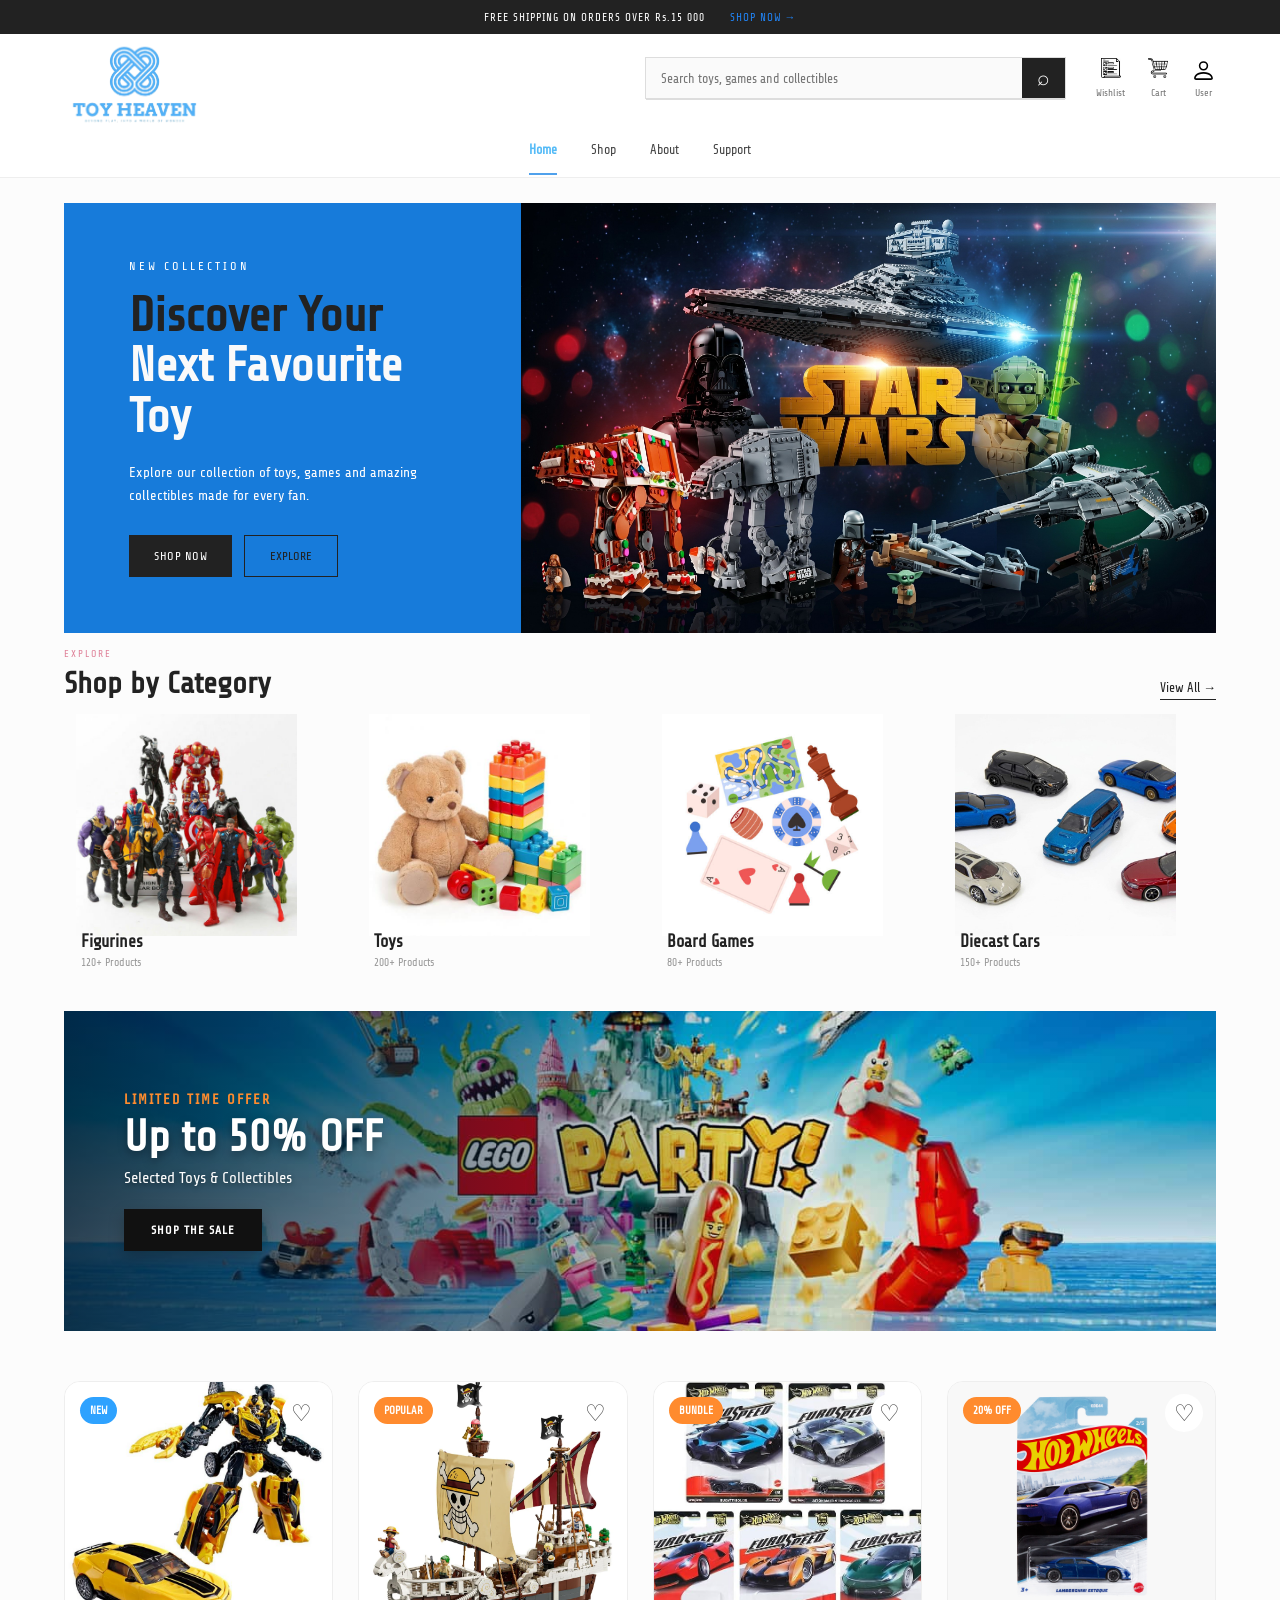
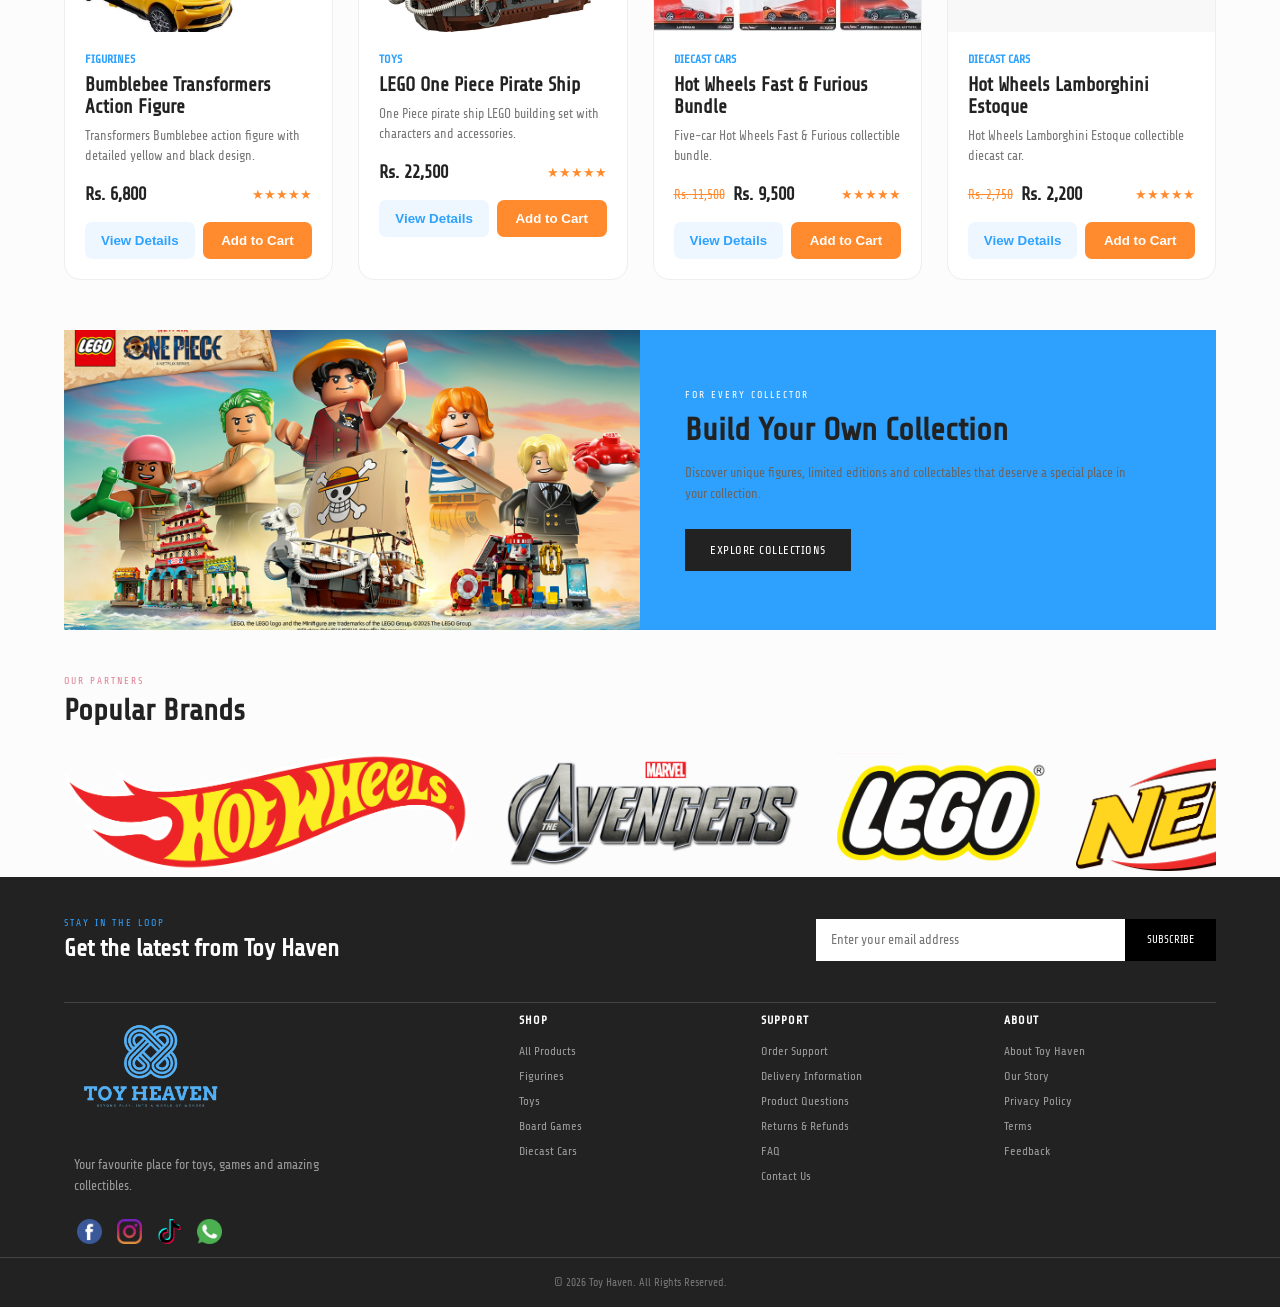
<file: index.html>
<!DOCTYPE html>
<html lang="en">
<head>
    <meta charset="UTF-8">
    <meta name="viewport" content="width=device-width, initial-scale=1.0">

    <title>Toy Haven | Toys & Collectibles</title>
    <link rel="icon" href="./img/brands/FAV%20ICON.png" type="image/png">

    <link rel="stylesheet" href="./css/style.css">
    <link rel="stylesheet" href="./css/checkout.css">

    <link rel="preconnect" href="https://fonts.googleapis.com">
    <link rel="preconnect" href="https://fonts.gstatic.com" crossorigin>
    <link href="https://fonts.googleapis.com/css2?family=Share+Tech&display=swap" rel="stylesheet">
    <link rel="manifest" href="./manifest.json">
    <meta name="theme-color" content="#2EA1FF">
</head>

<body>

    <div class="top-bar">
        <p>FREE SHIPPING ON ORDERS OVER Rs.15 000</p>
        <a href="./html/shopping.html">SHOP NOW →</a>
    </div>

<header class="desktop-header">

    <div class="main-header">

        <!-- LOGO -->
        <a href="./index.html" class="logo">
            <img
                src="./img/brands/LOGO.png"
                alt="Toy Haven Logo"
                style="width: 25%;"
            >
        </a>


        <!-- SEARCH -->
        <div class="search-box">

            <input
                type="text"
                id="searchbar"
                placeholder="Search toys, games and collectibles"
            >

            <button>⌕</button>

            <div id="results"></div>

        </div>


        <!-- HEADER ICONS -->
        <div class="header-actions">

            <a href="./html/wishlist.html">

                <span>
                    <img
                        src="./img/icons/wishlist.png"
                        width="20"
                        alt="Wishlist"
                    >
                </span>

                <small>Wishlist</small>

            </a>


            <a href="./html/shopping_cart.html">

                <span>
                    <img
                        src="./img/icons/shopping-cart.png"
                        width="20"
                        alt="Shopping Cart"
                    >
                </span>

                <small>Cart</small>

            </a>


            <a href="#">

                <img
                    src="./img/icons/person.svg"
                    width="25"
                    alt="User Profile"
                >

                <small>User</small>

            </a>

        </div>

    </div>


    <!-- DESKTOP NAVIGATION -->

    <div class="menu-bar">

        <nav id="navMenu">

            <a href="./html/index.html" class="active">
                Home
            </a>

            <a href="./html/shopping.html">
                Shop
            </a>

            <a href="./html/aboutus.html">
                About
            </a>

            <a href="./html/support.html">
                Support
            </a>

        </nav>

    </div>

</header>
<!-- ================= MOBILE HEADER ================= -->

<header class="mobile-header">

    <!-- Hamburger -->
    <button class="mobile-hamburger" id="mobileHamburger">
        <span></span>
        <span></span>
        <span></span>
    </button>


    <!-- Logo -->
    <a href="./index.html" class="mobile-logo">
        <img src="./img/brands/LOGO.png" alt="Toy Haven">
    </a>


    <!-- Search Icon -->
   <button class="mobile-search-icon" id="mobileSearchIcon" type="button">
        <img src="./img/icons/search.png" width="15" alt="Search">
    </button>

</header>


<!-- ================= MOBILE SEARCH ================= -->

<div class="mobile-search-area" id="mobileSearchArea">

    <input
        type="text"
        id="mobileSearchInput"
        placeholder="Search toys, games and collectibles"
    >

    <button id="mobileSearchClose">✕</button>

</div>


<!-- ================= MOBILE MENU ================= -->

<div class="mobile-side-menu" id="mobileSideMenu">

    <nav>
        <a href="./index.html">Home</a>
        <a href="./html/shopping.html">Shop</a>
        <a href="./html/aboutus.html">About</a>
        <a href="./html/support.html">Support</a>
    </nav>


    <div class="mobile-menu-links">

        <a href="./html/wishlist.html">
            <img src="./img/icons/wishlist.png" alt="">
            Wishlist
        </a>

        <a href="./html/shopping_cart.html">
            <img src="./img/icons/shopping-cart.png" alt="">
            Cart
        </a>

        <a href="#">
            <img src="./img/icons/person.svg" alt="">
            User
        </a>

    </div>

</div>


<div class="mobile-overlay" id="mobileOverlay"></div>


    <main>

        <section class="hero">
            <div class="hero-content">
                <p class="hero-small">NEW COLLECTION</p>
                <h1>
                    Discover Your
                    <span>Next Favourite Toy</span>
                </h1>

                <p class="hero-description">
                    Explore our collection of toys, games and
                    amazing collectibles made for every fan.
                </p>

                <div class="hero-buttons">
                    <a href="./html/shopping.html" class="primary-button">SHOP NOW</a>
                    <a href="./html/shopping.html" class="secondary-button">EXPLORE</a>
                </div>

            </div>

            <div class="hero-picture">
                <img id="bannerImage" src="./img/banners/lego%20star%20wars.jpg" alt="rotating banner" style="width: 100%; height: 100%";>
            </div>

        </section>

        <section class="section categories-section">

            <div class="section-heading">
                <div>
                    <p>EXPLORE</p>
                    <h2>Shop by Category</h2>
                </div>

                <a href="./html/shopping.html">View All →</a>
            </div>

            <div class="categories">

                <a href="./html/shopping.html?category=Figurines" 
                class="category-card">

                    <div class="category-picture figurine-picture">
                        <img src="./img/icons/figurinies.jpg"
                            alt="Figurines"
                            style="width: 90%;">
                    </div>

                    <div class="category-text">
                        <h3>Figurines</h3>
                        <p>120+ Products</p>
                    </div>

                </a>


                <a href="./html/shopping.html?category=Toys"
                class="category-card">

                    <div class="category-picture toy-picture">
                        <img src="./img/icons/toys.jfif"
                            alt="Toys"
                            style="width: 90%;">
                    </div>

                    <div class="category-text">
                        <h3>Toys</h3>
                        <p>200+ Products</p>
                    </div>

                </a>


                <a href="./html/shopping.html?category=Board%20Games"
                class="category-card">

                    <div class="category-picture game-picture">
                        <img src="./img/icons/boared%20games.jpg"
                            alt="Board Games"
                            style="width: 90%;">
                    </div>

                    <div class="category-text">
                        <h3>Board Games</h3>
                        <p>80+ Products</p>
                    </div>

                </a>


                <a href="./html/shopping.html?category=Diecast%20Cars"
                class="category-card">

                    <div class="category-picture car-picture">
                        <img src="./img/icons/Cars.jpg"
                            alt="Diecast Cars"
                            style="width: 90%;">
                    </div>

                    <div class="category-text">
                        <h3>Diecast Cars</h3>
                        <p>150+ Products</p>
                    </div>

                </a>

            </div>
        </section>


        <section class="deal-banner">
            <div class="deal-content">
                <p>LIMITED TIME OFFER</p>
                <h2>Up to <span>50% OFF</span></h2>
                <h3>Selected Toys & Collectibles</h3>
                <a href="./html/shopping.html?sale=true"
                    class="primary-button">
                    SHOP THE SALE
                </a>            
            </div>
        </section>
<section
    class="products"
    id="productContainer"
    data-json="./products/products.json"
    data-limit="4"></section>
        <!-- Product Popup -->

<div id="productPopup" class="popup">
    <div class="popup-content">

        <button id="closePopup" class="close-button">
            ×
        </button>

        <img id="popupImage" src="data:image/svg+xml,%3Csvg%20xmlns='http://www.w3.org/2000/svg'/%3E" alt="Product Image">

        <div class="popup-info">

            <p id="popupCategory"></p>

            <h2 id="popupName"></h2>

            <p id="popupDescription"></p>

            <h3 id="popupPrice"></h3>

            <button class="cart" id="popupCart">Add to Cart</button>

            <button class="details" id="popupWishlist">Add to Wishlist</button>

        </div>

    </div>

</div>

<section class="collection-section">

            <div class="collection-image">
                
                <img src="./img/banners/LEGO_One_Piece_Press_Release_Image_V2.jpg" alt="LEGO One Piece Banner" style="width: 100%;">
                
            </div>
             
            <div class="collection-content">
                <p>FOR EVERY COLLECTOR</p>
                <h2>Build Your Own Collection</h2>
                <p>
                    Discover unique figures, limited editions and
                    collectables that deserve a special place in your collection.
                </p>

                <a href="#" class="primary-button">EXPLORE COLLECTIONS</a>
            </div>

        </section>


        <section class="brands-section">

            <div class="section-heading brand-heading">
                <div>
                    <p>OUR PARTNERS</p>
                    <h2>Popular Brands</h2>
                </div>
            </div>
<div class="brands">

    <div class="brands-track">

        <!-- First set -->

        <div class="brand">
            <img src="./img/brands/hot%20wheels.png" alt="Hot Wheels" style="width: 100%;">
        </div>

        <div class="brand">
            <img src="./img/brands/Avengers.png" alt="Avengers" style="width: 100%;">
        </div>

        <div class="brand">
            <img src="./img/brands/LEGO.png" alt="LEGO" style="width: 100%;">
        </div>

        <div class="brand">
            <img src="./img/brands/Nerf.png" alt="Nerf" style="width: 100%;">
        </div>

        <div class="brand">
            <img src="./img/brands/Hasbro.png" alt="Hasbro" style="width: 100%;">
        </div>
         <div class="brand">
            <img src="./img/brands/pngwing.com%20(5).png" alt="Brand Partner" style="width: 100%;">
        </div>
         <div class="brand">
            <img src="./img/brands/pngegg%20(1).png" alt="Brand Partner" style="width: 100%;">
        </div>


        <!-- Same set again -->

        <div class="brand">
            <img src="./img/brands/hot%20wheels.png" alt="Hot Wheels" style="width: 100%;">
        </div>

        <div class="brand">
            <img src="./img/brands/Avengers.png" alt="Avengers" style="width: 100%;">
        </div>

        <div class="brand">
            <img src="./img/brands/LEGO.png" alt="LEGO" style="width: 100%;">
        </div>

        <div class="brand">
            <img src="./img/brands/Nerf.png" alt="Nerf" style="width: 100%;">
        </div>

        <div class="brand">
            <img src="./img/brands/Hasbro.png" alt="Hasbro" style="width: 100%;">
        </div>
         <div class="brand">
            <img src="./img/brands/pngwing.com%20(5).png" alt="Brand Partner" style="width: 100%;">
        </div>
         <div class="brand">
            <img src="./img/brands/pngwing.com%20(5).png" alt="Brand Partner" style="width: 100%;">
        </div>

    </div>

</div>

        </section>

    </main>

 <footer>

        <div class="newsletter">

            <div>
                <p>STAY IN THE LOOP</p>
                <h2>Get the latest from Toy Haven</h2>
            </div>

            <div class="newsletter-form">
                <input type="email" placeholder="Enter your email address">
                <button>SUBSCRIBE</button>
            </div>

        </div>


        <div class="footer-content">

            <div class="footer-about">
                <a href="#" class="footer-logo">
                    <img src="./img/brands/LOGO.png" alt="Toy Haven Logo" width="150">
                </a>

                <p>
                    Your favourite place for toys,
                    games and amazing collectibles.
                </p>

                <div class="socials">
                    <a href="#" aria-label="Facebook"><img src="./img/icons/facebook.png" width="25" alt="Facebook"></a>
                    <a href="#" aria-label="Instagram"><img src="./img/icons/instagram%20(1).png" width="25" alt="Instagram"></a>
                    <a href="#" aria-label="TikTok"><img src="./img/icons/tik-tok.png" width="25" alt="TikTok"></a>
                    <a href="https://wa.me/qr/Q5MU7E2TORSUK1" aria-label="WhatsApp"><img src="./img/icons/whatsapp.png" width="25" alt="WhatsApp"></a>

                </div>
            </div>


            <div class="footer-column">
                <h3>SHOP</h3>
                <a href="./html/shopping.html">All Products</a>
                <a href="./html/shopping.html?category=Figurines">Figurines</a>
                <a href="./html/shopping.html?category=Toys">Toys</a>
                <a href="./html/shopping.html?Boared%20Games">Board Games</a>
                <a href="./html/shopping.html?category=Diecast%20Cars">Diecast Cars</a>
            </div>


            <div class="footer-column">
                    <h3>SUPPORT</h3>
                    <a href="./html/support.html#order-support">Order Support</a>
                    <a href="./html/support.html#delivery">Delivery Information</a>
                    <a href="./html/support.html#product-questions">Product Questions</a>
                    <a href="./html/support.html#returns">Returns & Refunds</a>
                    <a href="./html/support.html#faq">FAQ</a>
                    <a href="./html/support.html#contact">Contact Us</a>
                </div>

            <div class="footer-column">
                <h3>ABOUT</h3>
            <a href="./html/aboutus.html#about-toy-haven">About Toy Haven</a>
            <a href="./html/aboutus.html#our-story">Our Story</a>
            <a href="./html/aboutus.html#privacy-policy">Privacy Policy</a>
            <a href="./html/aboutus.html#terms">Terms</a>
            <a href="./html/aboutus.html#feedback">Feedback</a>

        </div>


        </div>

        <div class="copyright">
            <p>© 2026 Toy Haven. All Rights Reserved.</p>
        </div>

    </footer>

<div id="toast-container" class="toast-container"></div>
<script src="./javascript/pwa.js"></script>
<script src="./javascript/hamburger.js"></script>
<script src="./javascript/searchbar.js"></script>
<script src="./javascript/rotatingbanner.js"></script>
<script src="./javascript/toast.js"></script>

<script src="./javascript/product.js"></script>
<script src="./javascript/ItemPopUp.js"></script>

<script src="./javascript/AddtoCart.js"></script>
<script src="./javascript/addtoWishlist.js"></script>

</body>
</html>
</file>
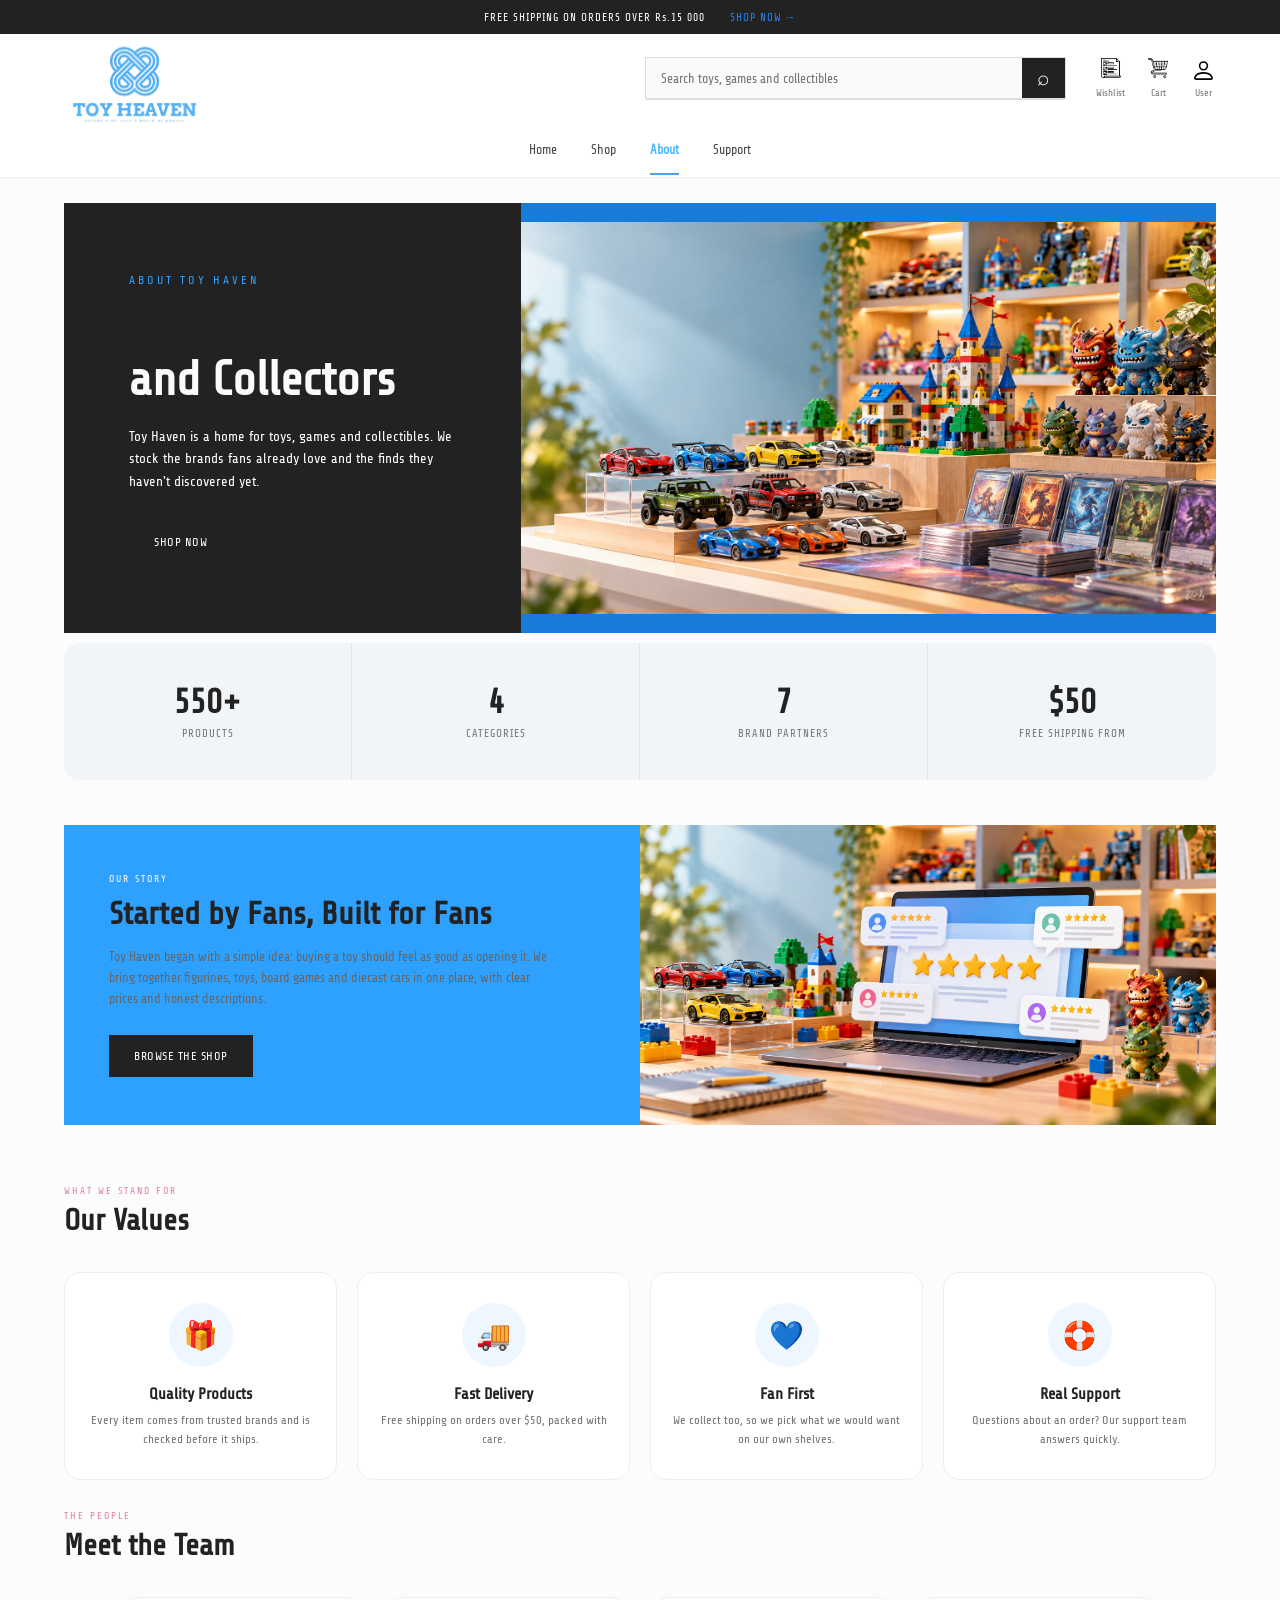
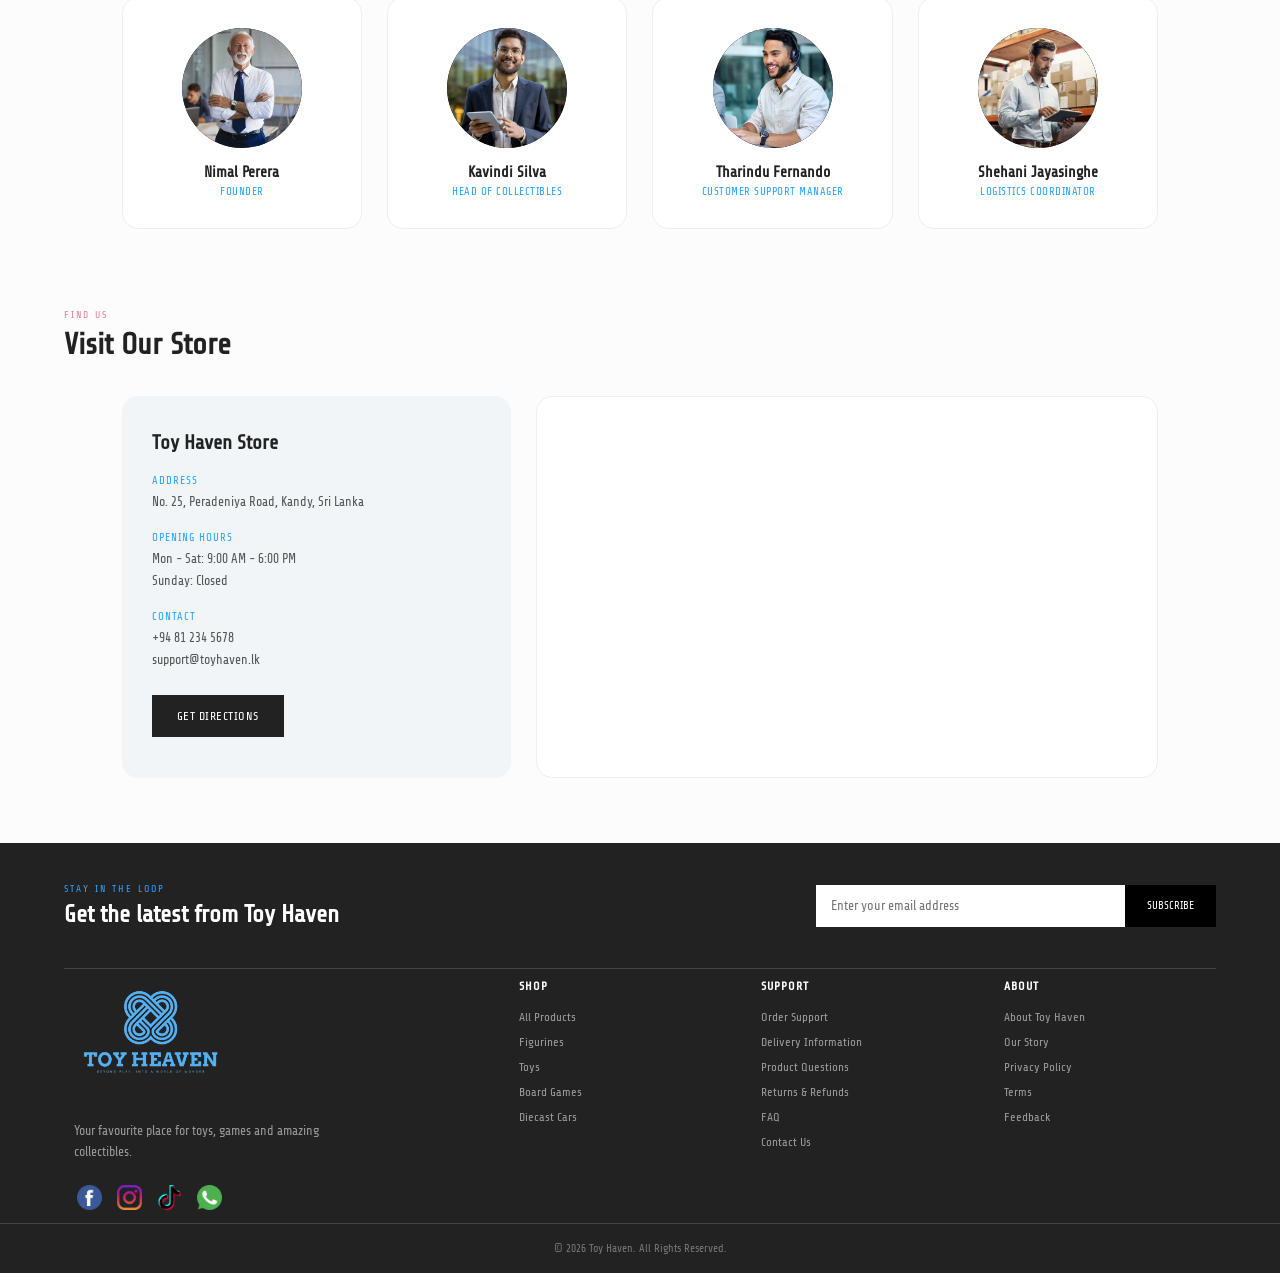
<file: html/aboutus.html>
<!DOCTYPE html>
<html lang="en">
<head>
    <meta charset="UTF-8">
    <meta name="viewport" content="width=device-width, initial-scale=1.0">
    <title>About Us | Toy Haven</title>
    <link rel="icon" href="../img/brands/FAV%20ICON.png" type="image/png">
    <link rel="stylesheet" href="../css/style.css">
    <link rel="stylesheet" href="../css/aboutus.css">
    <link rel="preconnect" href="https://fonts.googleapis.com">
    <link rel="preconnect" href="https://fonts.gstatic.com" crossorigin>
    <link href="https://fonts.googleapis.com/css2?family=Share+Tech&display=swap" rel="stylesheet">

</head>

<body>


<div class="top-bar">

    <p>FREE SHIPPING ON ORDERS OVER Rs.15 000</p>

    <a href="./shopping.html">SHOP NOW →</a>

</div>


<header class="desktop-header">

    <div class="main-header">

        <a href="../index.html" class="logo">

            <img src="../img/brands/LOGO.png" alt="Toy Haven Logo" style="width: 25%;">

        </a>

        <div class="search-box">

            <input type="text" id="searchbar" placeholder="Search toys, games and collectibles">

            <button>⌕</button>

            <div id="results"></div>

        </div>

        <div class="header-actions">

            <a href="./wishlist.html">

                <span><img src="../img/icons/wishlist.png" width="20" alt="Wishlist"></span>

                <small>Wishlist</small>

            </a>

            <a href="./shopping_cart.html">

                <span><img src="../img/icons/shopping-cart.png" width="20" alt="Shopping Cart"></span>

                <small>Cart</small>

            </a>

            <a href="#">

                <img src="../img/icons/person.svg" width="25" alt="User">

                <small>User</small>

            </a>

        </div>

    </div>

    <div class="menu-bar">

        <nav id="navMenu">

            <a href="../index.html">Home</a>

            <a href="./shopping.html">Shop</a>

            <a href="./aboutus.html" class="active">About</a>

            <a href="./support.html">Support</a>

        </nav>

    </div>

</header>


<header class="mobile-header">

    <button class="mobile-hamburger" id="mobileHamburger">
        <span></span>
        <span></span>
        <span></span>
    </button>

    <a href="../index.html" class="mobile-logo">
        <img src="../img/brands/LOGO.png" alt="Toy Haven">
    </a>

    <button class="mobile-search-icon" id="mobileSearchIcon" type="button">

        <img src="../img/icons/search.png" width="15" alt="Search">

    </button>

</header>


<div class="mobile-search-area" id="mobileSearchArea">

    <input type="text" id="mobileSearchInput" placeholder="Search toys, games and collectibles">

    <button id="mobileSearchClose">✕</button>

</div>


<div class="mobile-side-menu" id="mobileSideMenu">

    <nav>

        <a href="../index.html">Home</a>

        <a href="./shopping.html">Shop</a>

        <a href="./aboutus.html">About</a>

        <a href="./support.html">Support</a>

    </nav>

    <div class="mobile-menu-links">

        <a href="./wishlist.html">
            <img src="../img/icons/wishlist.png" alt="Wishlist">Wishlist
        </a>

        <a href="./shopping_cart.html">
            <img src="../img/icons/shopping-cart.png" alt="Shopping Cart">Cart
        </a>

        <a href="#">
            <img src="../img/icons/person.svg" alt="User">User
        </a>

    </div>

</div>

<div class="mobile-overlay" id="mobileOverlay"></div>


<main>


    <!-- HERO -->

    <section class="hero about-hero">

        <div class="hero-content">

            <p class="hero-small">ABOUT TOY HAVEN</p>

            <h1>Made for Players <span>and Collectors</span></h1>

            <p class="hero-description">

                Toy Haven is a home for toys, games and collectibles.
                We stock the brands fans already love and the finds
                they haven't discovered yet.

            </p>

            <div class="hero-buttons">

                <a href="./shopping.html" class="primary-button">SHOP NOW</a>

                <a href="#story" class="secondary-button">OUR STORY</a>

            </div>

        </div>

        <div class="hero-picture">

            <img src="../img/banners/about%20us/img%201.png"
                 alt="Toy Haven collectibles"
                 style="width: 100%;"
                 >

        </div>

    </section>


    <!-- STATS -->

    <div class="stats-bar">

        <div class="stat">
            <strong>550+</strong>
            <span>Products</span>
        </div>

        <div class="stat">
            <strong>4</strong>
            <span>Categories</span>
        </div>

        <div class="stat">
            <strong>7</strong>
            <span>Brand Partners</span>
        </div>

        <div class="stat">
            <strong>$50</strong>
            <span>Free Shipping From</span>
        </div>

    </div>


    <!-- STORY -->

    <section class="collection-section reverse" id="story">

        <div class="collection-image">

            <img src="../img/banners/about%20us/img%202.png"
                 alt="Toy Haven collection"
                 style="width: 100%;">

        </div>

        <div class="collection-content">

            <p>OUR STORY</p>

            <h2>Started by Fans, Built for Fans</h2>

            <p>

                Toy Haven began with a simple idea: buying a toy should feel as
                good as opening it. We bring together figurines, toys, board games
                and diecast cars in one place, with clear prices and honest descriptions.

            </p>

            <a href="./shopping.html" class="primary-button">BROWSE THE SHOP</a>

        </div>

    </section>


    <!-- VALUES -->

    <section class="section categories-section">

        <div class="section-heading">

            <div>

                <p>WHAT WE STAND FOR</p>

                <h2>Our Values</h2>

            </div>

        </div>

        <div class="categories">

            <div class="value-card">

                <div class="value-icon">🎁</div>

                <h3>Quality Products</h3>

                <p>
                    Every item comes from trusted brands and is checked before it ships.
                </p>

            </div>

            <div class="value-card">

                <div class="value-icon">🚚</div>

                <h3>Fast Delivery</h3>

                <p>
                    Free shipping on orders over $50, packed with care.
                </p>

            </div>

            <div class="value-card">

                <div class="value-icon">💙</div>

                <h3>Fan First</h3>

                <p>
                    We collect too, so we pick what we would want on our own shelves.
                </p>

            </div>

            <div class="value-card">

                <div class="value-icon">🛟</div>

                <h3>Real Support</h3>

                <p>
                    Questions about an order? Our support team answers quickly.
                </p>

            </div>

        </div>

    </section>


    <!-- TEAM -->

    <section class="section">

        <div class="section-heading">

            <div>

                <p>THE PEOPLE</p>

                <h2>Meet the Team</h2>

            </div>

        </div>

        <div class="team-grid">

            <div class="team-card">

                <div class="team-photo">

                    <img src="../img/members/founder.jpg"
                         alt="Nimal Perera">

                </div>

                <h3>Nimal Perera</h3>

                <p>Founder</p>

            </div>


            <div class="team-card">

                <div class="team-photo">

                    <img src="../img/members/head%20of%20collectable.jpg"
                         alt="Kavindi Silva">

                </div>

                <h3>Kavindi Silva</h3>

                <p>Head of Collectibles</p>

            </div>


            <div class="team-card">

                <div class="team-photo">

                    <img src="../img/members/customer%20support.jpg"
                         alt="Tharindu Fernando">

                </div>

                <h3>Tharindu Fernando</h3>

                <p>Customer Support Manager</p>

            </div>


            <div class="team-card">

                <div class="team-photo">

                    <img src="../img/members/logistics.jpg"
                         alt="Shehani Jayasinghe">

                </div>

                <h3>Shehani Jayasinghe</h3>

                <p>Logistics Coordinator</p>

            </div>

        </div>

    </section>


    <!-- STORE LOCATION -->

    <section class="section location-section">

        <div class="section-heading">

            <div>

                <p>FIND US</p>

                <h2>Visit Our Store</h2>

            </div>

        </div>


        <div class="location-wrap">


            <div class="location-info">

                <h3>Toy Haven Store</h3>


                <p class="location-label">Address</p>

                <p>No. 25, Peradeniya Road, Kandy, Sri Lanka</p>


                <p class="location-label">Opening Hours</p>

                <p>Mon - Sat: 9:00 AM - 6:00 PM</p>

                <p>Sunday: Closed</p>


                <p class="location-label">Contact</p>

                <p>+94 81 234 5678</p>

                <p>support@toyhaven.lk</p>


                <a href="https://www.google.com/maps/search/?api=1&query=Peradeniya+Road+Kandy+Sri+Lanka"
                   target="_blank"
                   rel="noopener"
                   class="primary-button">
                    GET DIRECTIONS
                </a>

            </div>


            <div class="location-map">

                <iframe src="//www.google.com/maps/embed?pb=!1m18!1m12!1m3!1d2826.0905194159054!2d-76.02306232319926!3d44.90115437082883!2m3!1f0!2f0!3f0!3m2!1i1024!2i768!4f13.1!3m3!1m2!1s0x4ccd88b015501d2f%3A0xa8da8372b6732832!2sToy%20Heaven!5e0!3m2!1sen!2slk!4v1790695310793!5m2!1sen!2slk"
                    title="Toy Haven store location"
                    style="width: 100%; height: 100%; border: 0;"
                    allowfullscreen
                    loading="lazy"
                    referrerpolicy="no-referrer-when-downgrade">
                </iframe>

            </div>


        </div>


    </section>


</main>

<footer>

        <div class="newsletter">

            <div>
                <p>STAY IN THE LOOP</p>
                <h2>Get the latest from Toy Haven</h2>
            </div>

            <div class="newsletter-form">
                <input type="email" placeholder="Enter your email address">
                <button>SUBSCRIBE</button>
            </div>

        </div>


        <div class="footer-content">

            <div class="footer-about">
                <a href="#" class="footer-logo">
                    <img src="../img/brands/LOGO.png" alt="Toy Haven Logo" width="150">
                </a>

                <p>
                    Your favourite place for toys,
                    games and amazing collectibles.
                </p>

                <div class="socials">
                    <a href="#" aria-label="Facebook"><img src="../img/icons/facebook.png" width="25" alt="Facebook"></a>
                    <a href="#" aria-label="Instagram"><img src="../img/icons/instagram%20(1).png" width="25" alt="Instagram"></a>
                    <a href="#" aria-label="TikTok"><img src="../img/icons/tik-tok.png" width="25" alt="TikTok"></a>
                    <a href="https://wa.me/qr/Q5MU7E2TORSUK1" aria-label="WhatsApp"><img src="../img/icons/whatsapp.png" width="25" alt="WhatsApp"></a>

                </div>
            </div>


            <div class="footer-column">
                <h3>SHOP</h3>
                <a href="./shopping.html">All Products</a>
                <a href="./shopping.html?category=Figurines">Figurines</a>
                <a href="./shopping.html?category=Toys">Toys</a>
                <a href="./shopping.html?category=Board%20Games">Board Games</a>
                <a href="./shopping.html?category=Diecast%20Cars">Diecast Cars</a>
            </div>


            <div class="footer-column">
                    <h3>SUPPORT</h3>
                    <a href="./support.html#order-support">Order Support</a>
                    <a href="./support.html#delivery">Delivery Information</a>
                    <a href="./support.html#product-questions">Product Questions</a>
                    <a href="./support.html#returns">Returns & Refunds</a>
                    <a href="./support.html#faq">FAQ</a>
                    <a href="./support.html#contact">Contact Us</a>
                </div>

            <div class="footer-column">
                <h3>ABOUT</h3>
            <a href="./aboutus.html#about-toy-haven">About Toy Haven</a>
            <a href="./aboutus.html#our-story">Our Story</a>
            <a href="./aboutus.html#privacy-policy">Privacy Policy</a>
            <a href="./aboutus.html#terms">Terms</a>
            <a href="./aboutus.html#feedback">Feedback</a>

        </div>


        </div>

<div class="copyright">
            <p>© 2026 Toy Haven. All Rights Reserved.</p>
        </div>

    </footer>


<div id="toast-container" class="toast-container"></div>

<script src="../javascript/hamburger.js"></script>

<script src="../javascript/searchbar.js"></script>

<script src="../javascript/toast.js"></script>


</body>

</html>
</file>
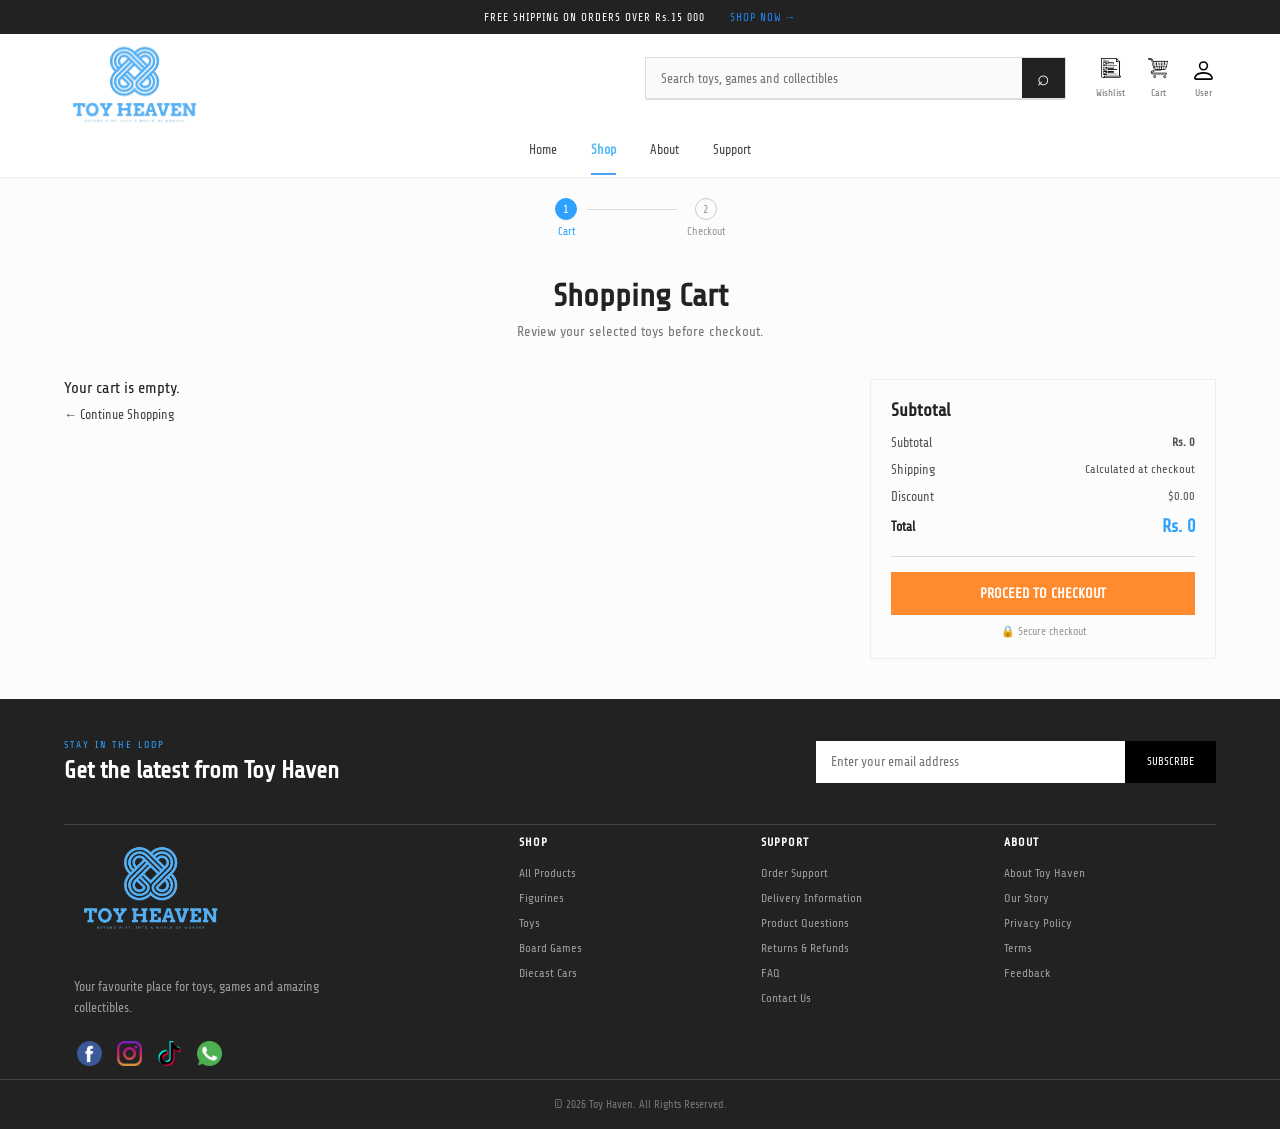
<file: html/shopping_cart.html>
<!DOCTYPE html>
<html lang="en">
<head>
    <meta charset="UTF-8">
    <meta name="viewport" content="width=device-width, initial-scale=1.0">

    <title>Toy Haven | Toys & Collectibles</title>
    <link rel="icon" href="../img/brands/FAV%20ICON.png" type="image/png">

     <link rel="stylesheet" href="../css/style.css">
    <link rel="stylesheet" href="../css/checkout.css">
    <link rel="stylesheet" href="../css/shopping_cart.css">


    <link rel="preconnect" href="https://fonts.googleapis.com">
    <link rel="preconnect" href="https://fonts.gstatic.com" crossorigin>
    <link href="https://fonts.googleapis.com/css2?family=Share+Tech&display=swap" rel="stylesheet">

</head>

<body>

    <div class="top-bar">
        <p>FREE SHIPPING ON ORDERS OVER Rs.15 000</p>
        <a href="../html/shopping.html">SHOP NOW →</a>
    </div>

<header class="desktop-header">

    <div class="main-header">

        <!-- LOGO -->
        <a href="../index.html" class="logo">
            <img
                src="../img/brands/LOGO.png"
                alt="Toy Haven Logo"
                style="width: 25%;"
            >
        </a>


        <!-- SEARCH -->
        <div class="search-box">

            <input
                type="text"
                id="searchbar"
                placeholder="Search toys, games and collectibles"
            >

            <button>⌕</button>

            <div id="results"></div>

        </div>


        <!-- HEADER ICONS -->
        <div class="header-actions">

            <a href="../html/wishlist.html">

                <span>
                    <img
                        src="../img/icons/wishlist.png"
                        width="20"
                        alt="Wishlist"
                    >
                </span>

                <small>Wishlist</small>

            </a>


            <a href="../html/shopping_cart.html">

                <span>
                    <img
                        src="../img/icons/shopping-cart.png"
                        width="20"
                        alt="Shopping Cart"
                    >
                </span>

                <small>Cart</small>

            </a>


            <a href="#">

                <img
                    src="../img/icons/person.svg"
                    width="25"
                    alt="User Profile"
                >

                <small>User</small>

            </a>

        </div>

    </div>


    <!-- DESKTOP NAVIGATION -->

    <div class="menu-bar">

        <nav id="navMenu">

            <a href="../index.html" >
                Home
            </a>

            <a href="../html/shopping.html" class="active">
                Shop
            </a>

            <a href="../html/aboutus.html">
                About
            </a>

            <a href="../html/support.html">
                Support
            </a>

        </nav>

    </div>

</header>
<!-- ================= MOBILE HEADER ================= -->

<header class="mobile-header">

    <!-- Hamburger -->
    <button class="mobile-hamburger" id="mobileHamburger">
        <span></span>
        <span></span>
        <span></span>
    </button>


    <!-- Logo -->
    <a href="../index.html " class="mobile-logo">
        <img src="../img/brands/LOGO.png" alt="Toy Haven">
    </a>


    <!-- Search Icon -->
   <button class="mobile-search-icon" id="mobileSearchIcon" type="button">
        <img src="../img/icons/search.png" width="15" alt="Search">
    </button>

</header>


<!-- ================= MOBILE SEARCH ================= -->

<div class="mobile-search-area" id="mobileSearchArea">

    <input
        type="text"
        id="mobileSearchInput"
        placeholder="Search toys, games and collectibles"
    >

    <button id="mobileSearchClose">✕</button>

</div>


<!-- ================= MOBILE MENU ================= -->

<div class="mobile-side-menu" id="mobileSideMenu">

    <nav>
        <a href="../index.html">Home</a>
        <a href="../html/shopping.html">Shop</a>
        <a href="../html/aboutus.html">About</a>
        <a href="../html/support.html">Support</a>
    </nav>


    <div class="mobile-menu-links">

        <a href="../html/wishlist.html">
            <img src="../img/icons/wishlist.png" alt="">
            Wishlist
        </a>

        <a href="../html/shopping_cart.html">
            <img src="../img/icons/shopping-cart.png" alt="">
            Cart
        </a>

        <a href="#">
            <img src="../img/icons/person.svg" alt="">
            User
        </a>

    </div>

</div>


<div class="mobile-overlay" id="mobileOverlay"></div>

    <!-- ================= CART PAGE ================= -->
<div class="checkout-steps">

    <div class="step active">
        <div class="step-number">1</div>
        <span>Cart</span>
    </div>

    <div class="step-line"></div>

    <div class="step">
        <div class="step-number">2</div>
        <span>Checkout</span>
    </div>

</div>

    <main class="cart-page">
        


        <!-- Page Heading -->

        <section class="page-heading">

            <h1>Shopping Cart</h1>

            <p>
                Review your selected toys before checkout.
            </p>

        </section>


        <!-- Cart Layout -->

        <section class="cart-container">

            <div class="cart-items">

            <div id="cart-items-container">

             </div>

  

                <a href="../index.html" class="continue-shopping">
                    ← Continue Shopping
                </a>

            </div>


            <!-- ================= CART SUMMARY ================= -->

            <aside class="cart-summary">

    <h2>Subtotal</h2>

    <div class="summary-row">
        <span>Subtotal</span>
        <strong id="cartSubtotal">$0.00</strong>
    </div>

    <div class="summary-row">
        <span>Shipping</span>
        <span>Calculated at checkout</span>
    </div>

    <div class="summary-row">
        <span>Discount</span>
        <span>$0.00</span>
    </div>

    <div class="summary-total">
        <span>Total</span>
        <strong id="cartTotal">$0.00</strong>
    </div>

    <div class="summary-divider"></div>

    

    <a href="../html/checkout.html" class="checkout-button">
        PROCEED TO CHECKOUT
    </a>

    <p class="secure-text">🔒 Secure checkout</p>

</aside>
        </section>

    </main>


    <!-- ================= FOOTER ================= -->

    <footer>

        <div class="newsletter">

            <div>
                <p>STAY IN THE LOOP</p>
                <h2>Get the latest from Toy Haven</h2>
            </div>

            <div class="newsletter-form">
                <input type="email" placeholder="Enter your email address">
                <button>SUBSCRIBE</button>
            </div>

        </div>


        <div class="footer-content">

            <div class="footer-about">
                <a href="#" class="footer-logo">
                    <img src="../img/brands/LOGO.png" alt="Toy Haven Logo" width="150">
                </a>

                <p>
                    Your favourite place for toys,
                    games and amazing collectibles.
                </p>

                <div class="socials">
                    <a href="#" aria-label="Facebook"><img src="../img/icons/facebook.png" width="25" alt="Facebook"></a>
                    <a href="#" aria-label="Instagram"><img src="../img/icons/instagram%20(1).png" width="25" alt="Instagram"></a>
                    <a href="#" aria-label="TikTok"><img src="../img/icons/tik-tok.png" width="25" alt="TikTok"></a>
                    <a href="https://wa.me/qr/Q5MU7E2TORSUK1" aria-label="WhatsApp"><img src="../img/icons/whatsapp.png" width="25" alt="WhatsApp"></a>

                </div>
            </div>


            <div class="footer-column">
                <h3>SHOP</h3>
                <a href="./shopping.html">All Products</a>
                <a href="./shopping.html?category=Figurines">Figurines</a>
                <a href="./shopping.html?category=Toys">Toys</a>
                <a href="./shopping.html?category=Board%20Games">Board Games</a>
                <a href="./shopping.html?category=Diecast%20Cars">Diecast Cars</a>
            </div>


            <div class="footer-column">
                    <h3>SUPPORT</h3>
                    <a href="./support.html#order-support">Order Support</a>
                    <a href="./support.html#delivery">Delivery Information</a>
                    <a href="./support.html#product-questions">Product Questions</a>
                    <a href="./support.html#returns">Returns & Refunds</a>
                    <a href="./support.html#faq">FAQ</a>
                    <a href="./support.html#contact">Contact Us</a>
                </div>

            <div class="footer-column">
                <h3>ABOUT</h3>
            <a href="./aboutus.html#about-toy-haven">About Toy Haven</a>
            <a href="./aboutus.html#our-story">Our Story</a>
            <a href="./aboutus.html#privacy-policy">Privacy Policy</a>
            <a href="./aboutus.html#terms">Terms</a>
            <a href="./aboutus.html#feedback">Feedback</a>

        </div>


        </div>

<div class="copyright">
            <p>© 2026 Toy Haven. All Rights Reserved.</p>
        </div>

    </footer>



    <!-- ================= JAVASCRIPT ================= -->


<script src="../javascript/shoppingcart.js"></script>
<script src="../javascript/hamburger.js"></script>
</body>

</html>
</file>
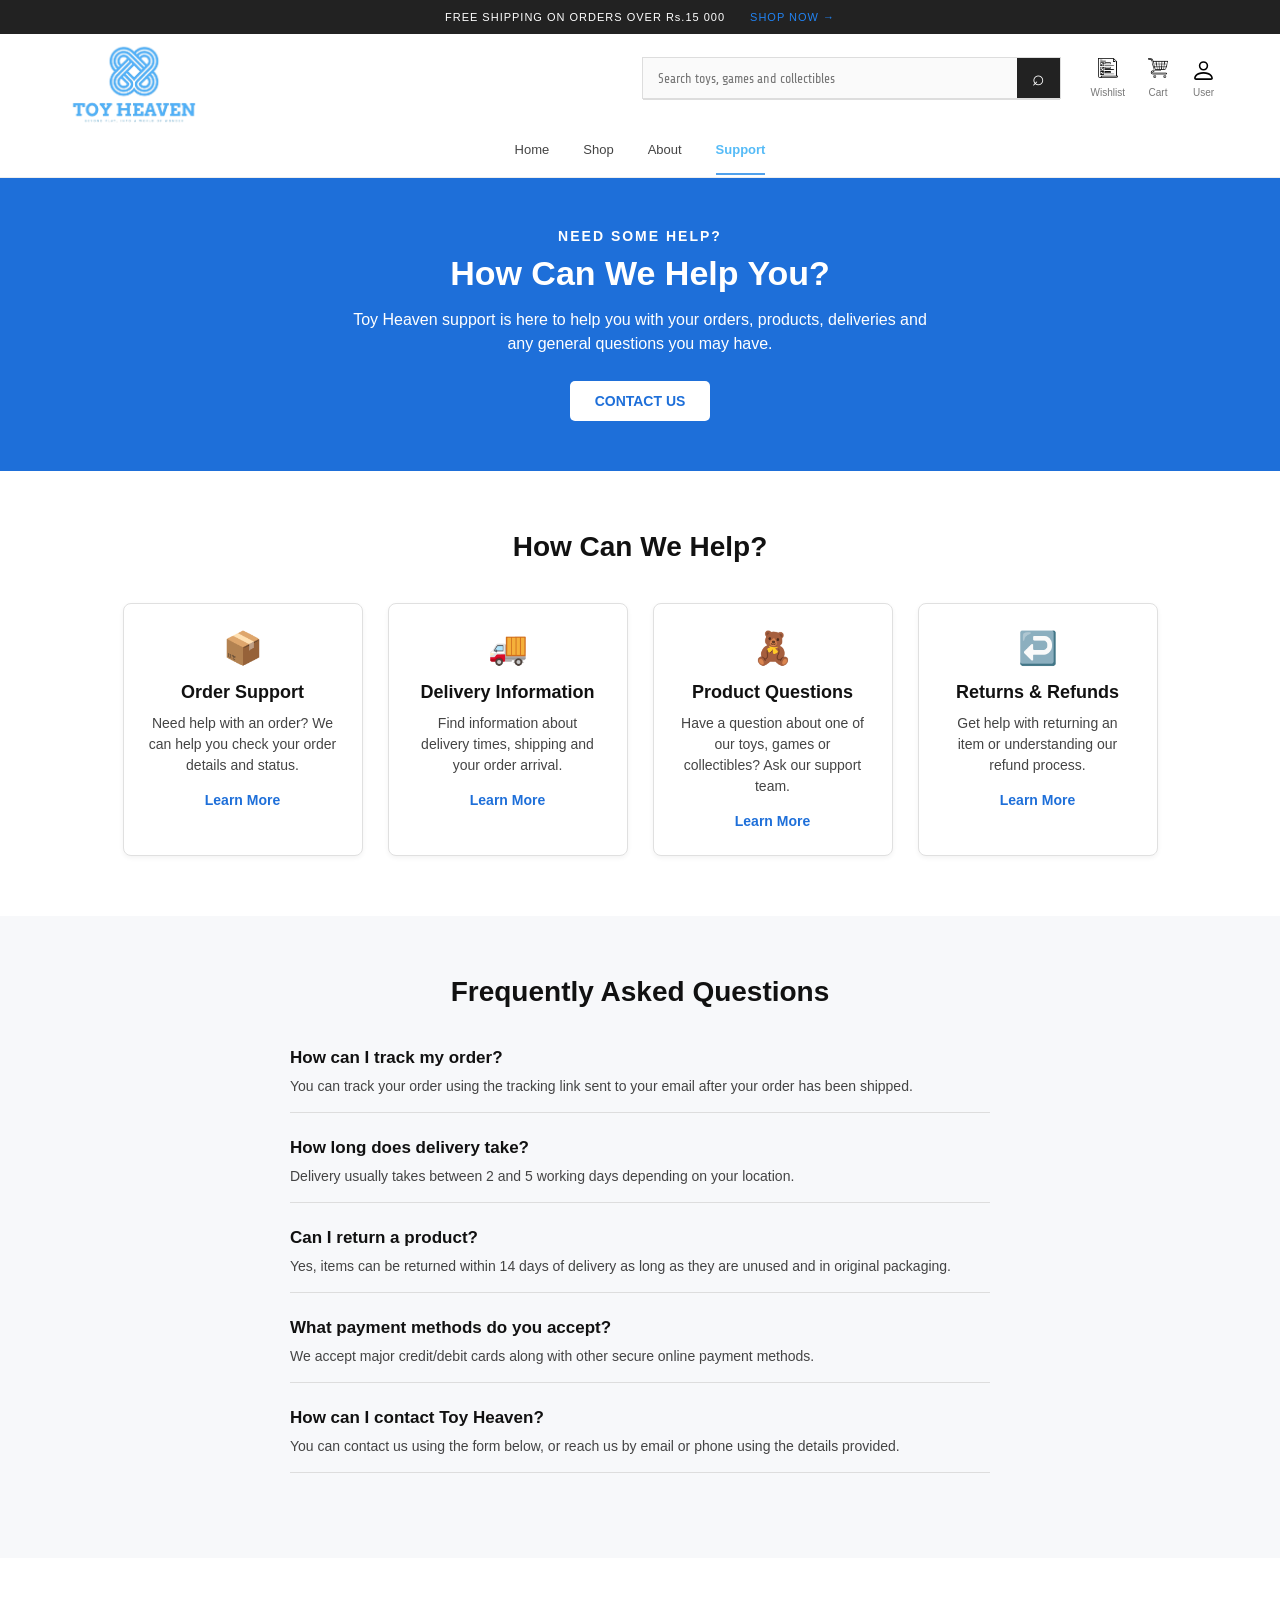
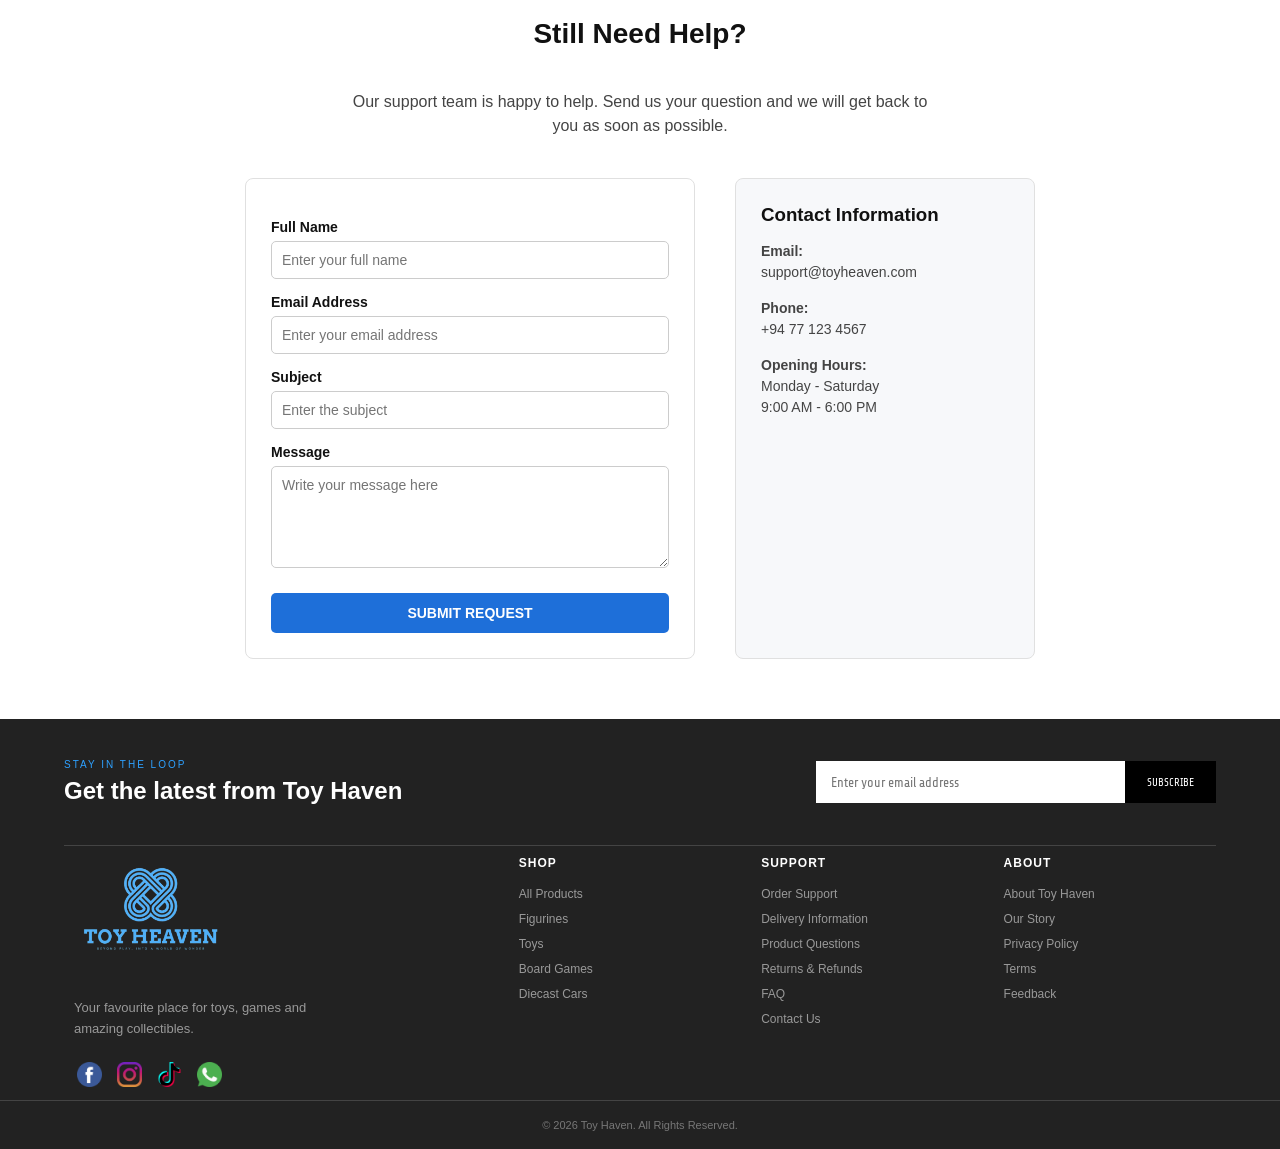
<file: html/support.html>
<!DOCTYPE html>
<html lang="en">
<head>
    <meta charset="UTF-8">
    <meta name="viewport" content="width=device-width, initial-scale=1.0">

    <title>Toy Haven | Toys & Collectibles</title>
    <link rel="icon" href="../img/brands/FAV%20ICON.png" type="image/png">

     <link rel="stylesheet" href="../css/style.css">
     <link rel="stylesheet" href="../css/support.css">


    <link rel="preconnect" href="https://fonts.googleapis.com">
    <link rel="preconnect" href="https://fonts.gstatic.com" crossorigin>
    <link href="https://fonts.googleapis.com/css2?family=Share+Tech&display=swap" rel="stylesheet">

</head>

<body>

    <div class="top-bar">
        <p>FREE SHIPPING ON ORDERS OVER Rs.15 000</p>
        <a href="../html/shopping.html">SHOP NOW →</a>
    </div>

<header class="desktop-header">

    <div class="main-header">

        <!-- LOGO -->
        <a href="../index.html" class="logo">
            <img
                src="../img/brands/LOGO.png"
                alt="Toy Haven Logo"
                style="width: 25%;"
            >
        </a>


        <!-- SEARCH -->
        <div class="search-box">

            <input
                type="text"
                id="searchbar"
                placeholder="Search toys, games and collectibles"
            >

            <button>⌕</button>

            <div id="results"></div>

        </div>


        <!-- HEADER ICONS -->
        <div class="header-actions">

            <a href="../html/wishlist.html">

                <span>
                    <img
                        src="../img/icons/wishlist.png"
                        width="20"
                        alt="Wishlist"
                    >
                </span>

                <small>Wishlist</small>

            </a>


            <a href="../html/shopping_cart.html">

                <span>
                    <img
                        src="../img/icons/shopping-cart.png"
                        width="20"
                        alt="Shopping Cart"
                    >
                </span>

                <small>Cart</small>

            </a>


            <a href="#">

                <img
                    src="../img/icons/person.svg"
                    width="25"
                    alt="User Profile"
                >

                <small>User</small>

            </a>

        </div>

    </div>


    <!-- DESKTOP NAVIGATION -->

    <div class="menu-bar">

        <nav id="navMenu">

            <a href="../index.html" >
                Home
            </a>

            <a href="../html/shopping.html">
                Shop
            </a>

            <a href="../html/aboutus.html">
                About
            </a>

            <a href="../html/support.html" class="active">
                Support
            </a>

        </nav>

    </div>

</header>
<!-- ================= MOBILE HEADER ================= -->

<header class="mobile-header">

    <!-- Hamburger -->
    <button class="mobile-hamburger" id="mobileHamburger">
        <span></span>
        <span></span>
        <span></span>
    </button>


    <!-- Logo -->
    <a href="../index.html " class="mobile-logo">
        <img src="../img/brands/LOGO.png" alt="Toy Haven">
    </a>


    <!-- Search Icon -->
   <button class="mobile-search-icon" id="mobileSearchIcon" type="button">
        <img src="../img/icons/search.png" width="15" alt="Search">
    </button>

</header>


<!-- ================= MOBILE SEARCH ================= -->

<div class="mobile-search-area" id="mobileSearchArea">

    <input
        type="text"
        id="mobileSearchInput"
        placeholder="Search toys, games and collectibles"
    >

    <button id="mobileSearchClose">✕</button>

</div>


<!-- ================= MOBILE MENU ================= -->

<div class="mobile-side-menu" id="mobileSideMenu">

    <nav>
        <a href="../index.html">Home</a>
        <a href="../html/shopping.html">Shop</a>
        <a href="../html/aboutus.html">About</a>
        <a href="../html/support.html">Support</a>
    </nav>


    <div class="mobile-menu-links">

        <a href="../html/wishlist.html">
            <img src="../img/icons/wishlist.png" alt="">
            Wishlist
        </a>

        <a href="../html/shopping_cart.html">
            <img src="../img/icons/shopping-cart.png" alt="">
            Cart
        </a>

        <a href="#">
            <img src="../img/icons/person.svg" alt="">
            User
        </a>

    </div>

</div>


<div class="mobile-overlay" id="mobileOverlay"></div>

<main>

    <!-- ================= SUPPORT HERO SECTION ================= -->
    <section class="support-hero">
        <p class="hero-small-heading">NEED SOME HELP?</p>
        <h1 class="hero-main-heading">How Can We Help You?</h1>
        <p class="hero-text">
            Toy Heaven support is here to help you with your orders, products,
            deliveries and any general questions you may have.
        </p>
        <button class="hero-button">CONTACT US</button>
    </section>

    <!-- ================= HELP OPTIONS SECTION ================= -->
    <section class="help-section">
        <h2 class="section-title">How Can We Help?</h2>

        <div class="help-cards">

            <article class="help-card">
                <div class="card-icon">📦</div>
                <h3>Order Support</h3>
                <p>Need help with an order? We can help you check your order details and status.</p>
                <a href="#" class="learn-more">Learn More</a>
            </article>

            <article class="help-card">
                <div class="card-icon">🚚</div>
                <h3>Delivery Information</h3>
                <p>Find information about delivery times, shipping and your order arrival.</p>
                <a href="#" class="learn-more">Learn More</a>
            </article>

            <article class="help-card">
                <div class="card-icon">🧸</div>
                <h3>Product Questions</h3>
                <p>Have a question about one of our toys, games or collectibles? Ask our support team.</p>
                <a href="#" class="learn-more">Learn More</a>
            </article>

            <article class="help-card">
                <div class="card-icon">↩️</div>
                <h3>Returns & Refunds</h3>
                <p>Get help with returning an item or understanding our refund process.</p>
                <a href="#" class="learn-more">Learn More</a>
            </article>

        </div>
    </section>

    <!-- ================= FAQ SECTION ================= -->
    <section class="faq-section">
        <h2 class="section-title">Frequently Asked Questions</h2>

        <div class="faq-item">
            <h3 class="faq-question">How can I track my order?</h3>
            <p class="faq-answer">
                You can track your order using the tracking link sent to your email
                after your order has been shipped.
            </p>
        </div>

        <div class="faq-item">
            <h3 class="faq-question">How long does delivery take?</h3>
            <p class="faq-answer">
                Delivery usually takes between 2 and 5 working days depending on
                your location.
            </p>
        </div>

        <div class="faq-item">
            <h3 class="faq-question">Can I return a product?</h3>
            <p class="faq-answer">
                Yes, items can be returned within 14 days of delivery as long as
                they are unused and in original packaging.
            </p>
        </div>

        <div class="faq-item">
            <h3 class="faq-question">What payment methods do you accept?</h3>
            <p class="faq-answer">
                We accept major credit/debit cards along with other secure online
                payment methods.
            </p>
        </div>

        <div class="faq-item">
            <h3 class="faq-question">How can I contact Toy Heaven?</h3>
            <p class="faq-answer">
                You can contact us using the form below, or reach us by email or
                phone using the details provided.
            </p>
        </div>
    </section>

    <!-- ================= CONTACT SUPPORT SECTION ================= -->
    <section class="contact-section">
        <h2 class="section-title">Still Need Help?</h2>
        <p class="contact-text">
            Our support team is happy to help. Send us your question and we will
            get back to you as soon as possible.
        </p>

        <div class="contact-container">

            <!-- Contact Form -->
            <form class="contact-form" id="supportForm">
                <label for="fullname">Full Name</label>
                <input type="text" id="fullname" name="fullname" placeholder="Enter your full name">

                <label for="email">Email Address</label>
                <input type="email" id="email" name="email" placeholder="Enter your email address">

                <label for="subject">Subject</label>
                <input type="text" id="subject" name="subject" placeholder="Enter the subject">

                <label for="message">Message</label>
                <textarea id="message" name="message" rows="5" placeholder="Write your message here"></textarea>

                <button type="submit" class="submit-button">SUBMIT REQUEST</button>
            </form>

            <!-- Contact Information -->
            <div class="contact-info">
                <h3>Contact Information</h3>

                <p><strong>Email:</strong><br>support@toyheaven.com</p>

                <p><strong>Phone:</strong><br>+94 77 123 4567</p>

                <p><strong>Opening Hours:</strong><br>
                Monday - Saturday<br>
                9:00 AM - 6:00 PM</p>
            </div>

        </div>
    </section>

</main>
<footer>

        <div class="newsletter">

            <div>
                <p>STAY IN THE LOOP</p>
                <h2>Get the latest from Toy Haven</h2>
            </div>

            <div class="newsletter-form">
                <input type="email" placeholder="Enter your email address">
                <button>SUBSCRIBE</button>
            </div>

        </div>


        <div class="footer-content">

            <div class="footer-about">
                <a href="#" class="footer-logo">
                    <img src="../img/brands/LOGO.png" alt="Toy Haven Logo" width="150">
                </a>

                <p>
                    Your favourite place for toys,
                    games and amazing collectibles.
                </p>

                <div class="socials">
                    <a href="#" aria-label="Facebook"><img src="../img/icons/facebook.png" width="25" alt="Facebook"></a>
                    <a href="#" aria-label="Instagram"><img src="../img/icons/instagram%20(1).png" width="25" alt="Instagram"></a>
                    <a href="#" aria-label="TikTok"><img src="../img/icons/tik-tok.png" width="25" alt="TikTok"></a>
                    <a href="https://wa.me/qr/Q5MU7E2TORSUK1" aria-label="WhatsApp"><img src="../img/icons/whatsapp.png" width="25" alt="WhatsApp"></a>

                </div>
            </div>


            <div class="footer-column">
                <h3>SHOP</h3>
                <a href="./shopping.html">All Products</a>
                <a href="./shopping.html?category=Figurines">Figurines</a>
                <a href="./shopping.html?category=Toys">Toys</a>
                <a href="./shopping.html?category=Board%20Games">Board Games</a>
                <a href="./shopping.html?category=Diecast%20Cars">Diecast Cars</a>
            </div>


            <div class="footer-column">
                    <h3>SUPPORT</h3>
                    <a href="./support.html#order-support">Order Support</a>
                    <a href="./support.html#delivery">Delivery Information</a>
                    <a href="./support.html#product-questions">Product Questions</a>
                    <a href="./support.html#returns">Returns & Refunds</a>
                    <a href="./support.html#faq">FAQ</a>
                    <a href="./support.html#contact">Contact Us</a>
                </div>

            <div class="footer-column">
                <h3>ABOUT</h3>
            <a href="./aboutus.html#about-toy-haven">About Toy Haven</a>
            <a href="./aboutus.html#our-story">Our Story</a>
            <a href="./aboutus.html#privacy-policy">Privacy Policy</a>
            <a href="./aboutus.html#terms">Terms</a>
            <a href="./aboutus.html#feedback">Feedback</a>

        </div>


        </div>

<div class="copyright">
            <p>© 2026 Toy Haven. All Rights Reserved.</p>
        </div>

    </footer>
<div id="toast-container" class="toast-container"></div>

<script src="../javascript/hamburger.js"></script>
<script src="../javascript/toast.js"></script>
<script src="../javascript/support.js"></script>

</body>
</html>
</file>
<file: css/style.css>
/* General */
* {
    margin: 0;
    padding: 0;
    box-sizing: border-box;
}

body {
    font-family: "Share Tech", sans-serif;
    background: #fcfcfc;
    color: #222;
}

a {
    text-decoration: none;
    color: #222;
}

/* Header */
.top-bar {
    height: 34px;
    background: #222;
    color: white;
    display: flex;
    align-items: center;
    justify-content: center;
    gap: 25px;
    font-size: 11px;
    letter-spacing: 1px;
}

.top-bar a {
    color: #2183f3;
}

header {
    background: white;
    border-bottom: 1px solid #eeeeee;
    position: sticky;
    top: 0;
    z-index: 1000;
}

.main-header {
    width: 90%;
    max-width: 1200px;
    height: 88px;
    margin: auto;
    display: flex;
    align-items: center;
    justify-content: space-between;
    gap: 30px;
}

.logo {
    font-size: 25px;
    font-weight: bold;
    white-space: nowrap;
    padding-top: 30px;
    letter-spacing: 1px;
}

.logo span {
    background: #1990ff;
    padding: 7px 9px;
}

/* Search */
.search-box {
    width: 430px;
    height: 42px;
    display: flex;
    border: 1px solid #ddd;
    background: #fafafa;
    position: relative;
}

.search-box input {
    width: 100%;
    border: none;
    outline: none;
    background: transparent;
    padding: 0 15px;
    font-family: "Share Tech", sans-serif;
    font-size: 13px;
}

.search-box button {
    width: 48px;
    border: none;
    background: #222;
    color: white;
    font-size: 21px;
    cursor: pointer;
}

.search-box button:hover {
    transform: scale(1.03);
}

#results {
    position: absolute;
    top: 100%;
    left: 0;
    width: 100%;
    background: white;
    border: 1px solid #ddd;
    z-index: 9999;
    max-height: 250px;
    overflow-y: auto;
}

#results p {
    margin: 0;
    padding: 10px 15px;
    cursor: pointer;
    font-size: 13px;
    color: #222;
}

#results p:hover {
    background: #f2f2f2;
}

.header-actions {
    display: flex;
    gap: 23px;
}

.header-actions a {
    display: flex;
    flex-direction: column;
    align-items: center;
    gap: 4px;
}

.header-actions span {
    font-size: 21px;
}

.header-actions small {
    color: #777;
    font-size: 10px;
}

.header-actions a:hover {
    color: #df8299;
}

.menu-bar {
    width: 90%;
    max-width: 1200px;
    margin: auto;
    height: 55px;
    display: flex;
    align-items: center;
    justify-content: center;
}

.menu-bar nav {
    display: flex;
    align-items: center;
    justify-content: center;
    gap: 34px;
}

.menu-bar nav a {
    font-size: 13px;
    color: #444;
    position: relative;
}

.menu-bar nav a:hover {
    color: #3782e6;
}

.menu-bar nav a.active {
    color: #55bbf7;
    font-weight: bold;
}

.menu-bar nav a.active:after {
    content: "";
    position: absolute;
    height: 2px;
    background: #50a1ec;
    left: 0;
    right: 0;
    bottom: -18px;
}

.hamburger {
    display: none;
}

.mobile-menu {
    display: none;
}

/* Hero */
.hero {
    width: 90%;
    max-width: 1200px;
    height: 430px;
    margin: 25px auto 0;
    display: flex;
    overflow: hidden;
    background: #177bda;
}

.hero-content {
    width: 48%;
    padding: 65px;
    display: flex;
    flex-direction: column;
    justify-content: center;
}

.hero-small {
    font-size: 12px;
    letter-spacing: 3px;
    margin-bottom: 18px;
    color: #ffffff;
}

.hero h1 {
    font-size: 48px;
    line-height: 1.05;
    max-width: 450px;
    margin-bottom: 20px;
}

.hero h1 span {
    display: block;
    color: #fafafa;
}

.hero-description {
    color: #fffdfd;
    line-height: 1.6;
    max-width: 400px;
    margin-bottom: 28px;
    font-size: 14px;
}

.hero-buttons {
    display: flex;
    gap: 12px;
}

.primary-button {
    display: inline-block;
    background: #222;
    color: white;
    padding: 14px 25px;
    font-size: 12px;
    letter-spacing: .5px;
}

.primary-button:hover {
    background: #ff8b2e;
}

.secondary-button {
    display: inline-block;
    border: 1px solid #222;
    padding: 13px 25px;
    font-size: 12px;
}

.secondary-button:hover {
    background: white;
}

.hero-picture {
    width: 900px;
    position: relative;
    display: flex;
    align-items: center;
    justify-content: center;
    overflow: hidden;
}

.hero-label {
    position: absolute;
    right: 35px;
    bottom: 30px;
    background: #222;
    color: white;
    padding: 12px 18px;
    display: flex;
    flex-direction: column;
    z-index: 3;
}

.hero-label strong {
    color: #0f0004;
    font-size: 12px;
}

.hero-label span {
    font-size: 11px;
    letter-spacing: 1px;
}

/* Sections */
.section {
    width: 90%;
    max-width: 1200px;
    margin: auto;
    padding: 15px 0;
}

.section-heading {
    display: flex;
    align-items: end;
    justify-content: space-between;
    margin-bottom: 35px;
}

.category-card:hover{
    transform: scale(1.03);
}

.section-heading p {
    color: #df8299;
    font-size: 10px;
    letter-spacing: 2px;
    margin-bottom: 7px;
}

.section-heading h2 {
    font-size: 30px;
}

.section-heading > a {
    font-size: 13px;
    border-bottom: 1px solid #222;
    padding-bottom: 4px;
}

/* Categories */
.categories {
    display: grid;
    grid-template-columns: repeat(4, 1fr);
    gap: 20px;
}

.category-picture {
    height: 180px;
    display: flex;
    align-items: center;
    justify-content: center;
    font-size: 65px;
    transition: .3s;
    width: 90%;
}

.category-text {
    padding: 17px;
}

.category-text h3 {
    font-size: 17px;
    margin-bottom: 5px;
}

.category-text p {
    font-size: 11px;
    color: #999;
}

/* Deal Banner */
.deal-banner {
    width: 90%;
    max-width: 1200px;
    min-height: 320px;
    margin: 10px auto 30px;
    background-image:
        linear-gradient(
            90deg,
            rgba(0, 25, 45, 0.82) 0%,
            rgba(0, 25, 45, 0.48) 34%,
            rgba(0, 25, 45, 0.10) 60%
        ),
        url("../img/banners/LEGOParty_KeyArt_Website_4K.jpg");
    background-size: cover;
    background-position: center;
    background-repeat: no-repeat;
    display: flex;
    align-items: center;
    padding: 45px 60px;
    position: relative;
    overflow: hidden;
    color: white;
}

.deal-content {
    position: relative;
    z-index: 2;
    max-width: 420px;
}

.deal-content p {
    color: #FF8C2E;
    font-size: 14px;
    font-weight: bold;
    letter-spacing: 2px;
    margin-bottom: 8px;
}

.deal-content h2 {
    color: white;
    font-size: 44px;
    line-height: 1;
    margin-bottom: 10px;
    text-shadow:
        0 3px 10px rgba(0, 0, 0, 0.35);
}

.deal-content h2 span {
    color: #ffffff;
}

.deal-content h3 {
    color: white;
    font-size: 16px;
    font-weight: normal;
    margin-bottom: 22px;
    text-shadow:
        0 2px 5px rgba(0, 0, 0, 0.40);
}

.deal-content .primary-button {
    display: inline-block;
    background: #111;
    color: white;
    padding: 14px 27px;
    font-size: 12px;
    font-weight: bold;
    letter-spacing: 1px;
    box-shadow:
        0 6px 15px rgba(0, 0, 0, 0.25);
    transition: 0.3s;
}

.deal-content .primary-button:hover {
    background: #FF8C2E;
    transform: translateY(-3px);
    box-shadow:
        0 8px 20px rgba(0, 0, 0, 0.30);
}

/* Products */
.products {
    width: 90%;
    max-width: 1200px;
    margin: 50px auto;
    display: grid;
    grid-template-columns: repeat(4, 1fr);
    gap: 25px;
}

.product-card {
    background: white;
    border: 1px solid #eeeeee;
    border-radius: 16px;
    overflow: hidden;
    transition: 0.3s;
}

.product-card:hover {
    transform: translateY(-6px);
    box-shadow:
        0 12px 30px rgba(0, 0, 0, 0.1);
}

.product-image {
    height: 250px;
    background: #f2f5f8;
    position: relative;
    overflow: hidden;
}

.product-image img {
    width: 100%;
    height: 100%;
    object-fit: cover;
    transition: 0.4s;
}

.product-card:hover .product-image img {
    transform: scale(1.06);
}

.badge {
    position: absolute;
    top: 15px;
    left: 15px;
    z-index: 2;
    background: #ff8b2e;
    color: white;
    padding: 7px 10px;
    border-radius: 20px;
    font-size: 11px;
    font-weight: bold;
}

.badge.new {
    background: #2ea2ff;
}

.badge.popular {
    background: #ff8b2e;
}

.badge.sale-badge {
    background-color: red;
    color: white;
}

.wishlist {
    position: absolute;
    top: 12px;
    right: 12px;
    z-index: 2;
    width: 38px;
    height: 38px;
    border: none;
    border-radius: 50%;
    background: white;
    color: #444;
    font-size: 23px;
    cursor: pointer;
    transition: 0.3s;
}

.wishlist:hover {
    color: #ff8b2e;
    transform: scale(1.1);
}

.product-info {
    padding: 20px;
}

.category {
    color: #2ea2ff;
    font-size: 12px;
    font-weight: bold;
    text-transform: uppercase;
    margin-bottom: 8px;
}

.product-info h2 {
    font-size: 19px;
    margin-bottom: 8px;
    color: #222;
}

.description {
    color: #777;
    font-size: 13px;
    line-height: 1.5;
    min-height: 40px;
}

.product-bottom {
    display: flex;
    justify-content: space-between;
    align-items: center;
    margin: 18px 0;
}

.product-bottom strong {
    font-size: 18px;
    color: #222;
}

.product-bottom span {
    color: #ff8b2e;
    font-size: 13px;
}

.price-area {
    display: flex;
    align-items: center;
    gap: 8px;
}

.old-price {
    color: #888;
    text-decoration: line-through;
    font-size: 14px;
}

.new-price {
    color: red;
    font-size: 18px;
}

.normal-price {
    color: #000;
    font-size: 18px;
}

.buttons {
    display: flex;
    gap: 8px;
}

/* Product Popup */
.popup {
    display: none;
    position: fixed;
    top: 0;
    left: 0;
    width: 100%;
    height: 100%;
    background: rgba(0, 0, 0, 0.7);
    justify-content: center;
    align-items: center;
    z-index: 1000;
}

.popup-content {
    position: relative;
    background: white;
    width: 700px;
    max-width: 90%;
    padding: 30px;
    border-radius: 15px;
    display: flex;
    gap: 30px;
}

.popup-content img {
    width: 300px;
    height: 300px;
    object-fit: cover;
    border-radius: 10px;
}

.close-button {
    position: absolute;
    top: 10px;
    right: 15px;
    border: none;
    background: none;
    font-size: 30px;
    cursor: pointer;
}

.details,
.cart {
    flex: 1;
    padding: 11px;
    border: none;
    border-radius: 7px;
    font-weight: bold;
    cursor: pointer;
    transition: 0.3s;
}

.details {
    background: #eef7ff;
    color: #2ea2ff;
}

.details:hover {
    background: #2ea2ff;
    color: white;
}

.cart {
    background: #ff8b2e;
    color: white;
}

.cart:hover {
    background: #e8781d;
}

/* Collection */
.collection-section {
    width: 90%;
    max-width: 1200px;
    min-height: 300px;
    margin: 0 auto 45px;
    background: #2EA1FF;
    display: flex;
    align-items: center;
    overflow: hidden;
}

.collection-image {
    width: 50%;
    height: 300px;
    background: #ead1d8;
    display: flex;
    align-items: center;
    justify-content: center;
    font-size: 65px;
    letter-spacing: 12px;
}

.collection-content {
    width: 50%;
    padding: 45px;
}

.collection-content > p:first-child {
    color: white;
    font-size: 10px;
    letter-spacing: 2px;
    margin-bottom: 12px;
}

.collection-content h2 {
    font-size: 32px;
    margin-bottom: 15px;
}

.collection-content h2 + p {
    color: #666;
    line-height: 1.6;
    font-size: 13px;
    max-width: 450px;
    margin-bottom: 25px;
}

/* Brands */
.brands-section {
    width: 90%;
    max-width: 1200px;
    margin: auto;
    padding-bottom: 5px;
}

.brand-heading {
    margin-bottom: 25px;
}

.brands {
    width: 100%;
    overflow: hidden;
}

.brands-track {
    display: flex;
    gap: 15px;
    width: max-content;
    animation: brandMove 9s linear infinite;
}

.brand {
    flex-shrink: 0;
    height: 120px;
    background: rgba(255, 255, 255, 0);
    border: 1px solid #eeeeee00;
    display: flex;
    justify-content: center;
    font-size: 14px;
    font-weight: bold;
    letter-spacing: 1px;
    color: #555;
}

.brand:hover {
    transform: scale(1.03);
}

@keyframes brandMove {
    from {
        transform: translateX(0);
    }

    to {
        transform: translateX(calc(-50% - 7.5px));
    }
}

/* Footer */
footer {
    background: #222;
    color: white;
}

/* Newsletter */
.newsletter {
    width: 90%;
    max-width: 1200px;
    margin: auto;
    padding: 40px 0;
    border-bottom: 1px solid #444;
    display: flex;
    align-items: center;
    justify-content: space-between;
}

.newsletter p {
    color: #2EA1FF;
    font-size: 10px;
    letter-spacing: 2px;
    margin-bottom: 7px;
}

.newsletter h2 {
    font-size: 24px;
}

.newsletter-form {
    width: 400px;
    display: flex;
    height: 42px;
}

.newsletter-form input {
    width: 100%;
    border: none;
    outline: none;
    padding: 0 15px;
    font-family: "Share Tech", sans-serif;
}

.newsletter-form button {
    width: 120px;
    border: none;
    background: black;
    color: white;
    font-family: "Share Tech", sans-serif;
    font-size: 11px;
}

.newsletter-form button:hover{
    background-color:#FF8C2E ;
}

.footer-content {
    width: 90%;
    max-width: 1200px;
    margin: auto;
    padding: 10px;
    display: grid;
    grid-template-columns: 2fr 1fr 1fr 1fr;
    gap: 40px;
}

.footer-logo {
    color: white;
    font-size: 24px;
    font-weight: bold;
}

.footer-logo span {
    background: #2EA1FF;
    color: #222;
    padding: 5px;
}

.footer-about p {
    color: #999;
    max-width: 250px;
    line-height: 1.6;
    font-size: 13px;
    margin-top: 18px;
}

.socials {
    display: flex;
    gap: 10px;
    margin-top: 20px;
}

.socials a {
    width: 30px;
    height: 30px;
    border: none;
    color: white;
    display: flex;
    align-items: center;
    justify-content: center;
}

.footer-column h3 {
    font-size: 12px;
    margin-bottom: 17px;
    letter-spacing: 1px;
}

.footer-column a {
    display: block;
    color: #999;
    font-size: 12px;
    margin-bottom: 11px;
}

.footer-column a:hover {
    color: white;
}

.copyright {
    border-top: 1px solid #444;
    text-align: center;
    padding: 18px;
    color: #777;
    font-size: 11px;
}

/* Mobile Header */
.mobile-header,
.mobile-search-area,
.mobile-side-menu,
.mobile-overlay {
    display: none;
}

/* Tablet */

@media (min-width: 601px) and (max-width: 1024px) {

    body {
        overflow-x: hidden;
    }

    .main-header {
        width: 94%;
        height: 80px;
        gap: 18px;
    }

    .logo {
        font-size: 20px;
        padding-top: 20px;
    }

    .search-box {
        width: 330px;
    }

    .header-actions {
        gap: 14px;
    }

    .menu-bar {
        width: 94%;
    }

    .menu-bar nav {
        gap: 22px;
    }

    .hero {
        width: 94%;
        height: 360px;
    }

    .hero-content {
        width: 50%;
        padding: 35px;
    }

    .hero h1 {
        font-size: 38px;
    }

    .hero-description {
        font-size: 13px;
    }

    .hero-picture {
        width: 50%;
        height: 100%;
    }

    .hero-picture img {
        width: 100%;
        height: 100%;
        object-fit: cover;
    }

    .section {
        width: 94%;
    }

    .categories {
        grid-template-columns: repeat(2, 1fr);
        gap: 18px;
    }

    .category-picture {
        width: 100%;
        height: 170px;
    }

    .category-picture img {
        max-width: 95%;
        max-height: 160px;
        object-fit: contain;
    }

    .deal-banner {
        width: 94%;
        min-height: 300px;
        padding: 35px 40px;
    }

    .deal-content h2 {
        font-size: 38px;
    }

    .products {
        width: 94%;
        grid-template-columns: repeat(3, 1fr);
        gap: 18px;
        margin: 35px auto;
    }

    .product-image {
        height: 210px;
    }

    .product-info {
        padding: 15px;
    }

    .product-info h2 {
        font-size: 16px;
    }

    .description {
        font-size: 12px;
    }

    .product-bottom strong {
        font-size: 16px;
    }

    .buttons {
        gap: 6px;
    }

    .details,
    .cart {
        padding: 9px 6px;
        font-size: 10px;
    }

    .collection-section {
        width: 94%;
    }

    .collection-image {
        width: 50%;
        height: 280px;
    }

    .collection-image img {
        width: 100%;
        height: 100%;
        object-fit: cover;
    }

    .collection-content {
        width: 50%;
        padding: 30px;
    }

    .collection-content h2 {
        font-size: 28px;
    }

    .brands-section {
        width: 94%;
    }

    .brand {
        height: 100px;
    }

    .brand img {
        max-height: 85px;
        width: auto;
        object-fit: contain;
    }

    .newsletter {
        width: 94%;
        gap: 25px;
    }

    .newsletter-form {
        width: 350px;
    }

    .footer-content {
        width: 94%;
        grid-template-columns: 2fr 1fr 1fr;
        gap: 25px;
    }

    .footer-column:last-child {
        grid-column: 2 / 4;
    }

    .popup-content {
        width: 650px;
        max-width: 90%;
    }

    .popup-content > img {
        width: 250px;
        height: 250px;
    }
}

/* Mobile */
@media (max-width: 600px) {
    body {
        overflow-x: hidden;
    }

    .top-bar {
        height: 30px;
        min-height: 30px;
        padding: 0 10px;
        gap: 10px;
        font-size: 8px;
        flex-wrap: nowrap;
        text-align: center;
        display: flex;
        align-items: center;
        justify-content: center;
        position: sticky;
        top: 0;
        z-index: 7000;
    }

    .desktop-header {
        display: none !important;
    }

    header.mobile-header {
        display: grid;
        grid-template-columns: 50px 1fr 50px;
        align-items: center;
        width: 100%;
        height: 74px;
        padding: 0 14px;
        margin: 0;
        background: white;
        position: sticky;
        top: 30px;
        z-index: 6900;
        border-bottom: 1px solid #eeeeee;
        box-shadow: 0 2px 8px rgba(0, 0, 0, 0.08);
    }

    .mobile-logo {
        display: flex;
        justify-content: center;
        align-items: center;
        justify-self: center;
        margin: 0;
        padding: 0;
    }

    .mobile-logo img {
        width: 105px !important;
        display: block;
    }

.mobile-hamburger {
    position: relative;
    width: 38px;
    height: 38px;
    background-color: #2EA1FF;
    box-shadow:
        0 6px 15px rgba(0, 0, 0, 0.08);
    border: none;
    border-radius: 50%;
    display: flex;
    justify-content: center;
    align-items: center;
    justify-self: start;
    cursor: pointer;
    overflow: hidden;
    padding: 0;
}

.mobile-hamburger span {
    position: absolute;
    height: 2px;
    width: 24px;
    background-color: white;
    border-radius: 4px;
    cursor: pointer;
    transition: 0.5s;
}

.mobile-hamburger span:nth-child(1) {
    transform: translateY(-8px);
    width: 16px;
    left: 9px;
}

.mobile-hamburger span:nth-child(2) {
    transform: translateY(8px);
    width: 11px;
    left: 9px;
}

.mobile-hamburger span:nth-child(3) {
    width: 24px;
}

.mobile-hamburger.active span:nth-child(1) {
    width: 24px;
    transform:
        translateY(0)
        rotate(45deg);
    transition-delay: 0.125s;
}

.mobile-hamburger.active span:nth-child(2) {
    width: 24px;
    transform:
        translateY(0)
        rotate(315deg);
    transition-delay: 0.125s;
}

.mobile-hamburger.active span:nth-child(3) {
    transform: translateX(50px);
}

    .mobile-search-icon {
        width: 40px;
        height: 40px;
        justify-self: end;
        display: flex;
        justify-content: center;
        align-items: center;
        border: none;
        background: transparent;
        cursor: pointer;
        font-size: 22px;
    }

    .mobile-search-icon img {
        width: 23px;
        height: 23px;
        object-fit: contain;
    }

    .mobile-search-area {
        display: flex;
        position: fixed;
        top: 105px;
        left: 0;
        width: 100%;
        align-items: center;
        gap: 10px;
        padding: 0 15px;
        background: white;
        max-height: 0;
        opacity: 0;
        visibility: hidden;
        overflow: hidden;
        transition: 0.3s ease;
        z-index: 4900;
    }

    .mobile-search-area.active {
        max-height: 80px;
        opacity: 1;
        visibility: visible;
        padding-top: 12px;
        padding-bottom: 12px;
        box-shadow:
            0 5px 12px rgba(0, 0, 0, 0.10);
    }

    .mobile-search-area input {
        flex: 1;
        min-width: 0;
        padding: 11px 16px;
        border: 1px solid #dddddd;
        border-radius: 25px;
        outline: none;
        font-family: "Share Tech", sans-serif;
        font-size: 12px;
    }

    .mobile-search-area input:focus {
        border-color: #2EA1FF;
    }

    .mobile-search-area button {
        width: 35px;
        height: 35px;
        border: none;
        background: none;
        font-size: 19px;
        cursor: pointer;
    }

    .mobile-side-menu {
        display: block;
        position: fixed;
        top: 0;
        left: -290px;
        width: 280px;
        height: 100vh;
        padding: 90px 22px 30px;
        background: white;
        z-index: 4800;
        box-shadow:
            5px 0 25px rgba(0, 0, 0, 0.15);
        transition: left 0.4s ease;
    }

    .mobile-side-menu.active {
        left: 0;
    }

    .mobile-side-menu nav {
        margin-top: 20px;
        display: flex;
        flex-direction: column;
        align-items: stretch;
        gap: 5px;
    }

    .mobile-side-menu nav a {
        width: 100%;
        padding: 14px;
        font-size: 15px;
        color: #222222;
        border-radius: 8px;
        transition: 0.25s;
    }

    .mobile-side-menu nav a:hover {
        background: #eef7ff;
        color: #2EA1FF;
        padding-left: 20px;
    }

    .mobile-menu-links {
        display: flex;
        flex-direction: column;
        gap: 5px;
        margin-top: 25px;
        padding-top: 20px;
        border-top: 1px solid #dddddd;
    }

    .mobile-menu-links a {
        display: flex;
        align-items: center;
        gap: 12px;
        padding: 12px;
        font-size: 13px;
        color: #222222;
        border-radius: 8px;
        transition: 0.25s;
    }

    .mobile-menu-links a:hover {
        background: #f5f5f5;
    }

    .mobile-menu-links img {
        width: 21px;
        height: 21px;
        object-fit: contain;
    }

    .mobile-overlay {
        display: block;
        position: fixed;
        inset: 0;
        background: rgba(0, 0, 0, 0.40);
        opacity: 0;
        visibility: hidden;
        transition: 0.3s;
        z-index: 4700;
    }

    .mobile-overlay.active {
        opacity: 1;
        visibility: visible;
    }

    .hero {
        width: 94%;
        height: auto;
        margin: 12px auto 0;
        flex-direction: column;
    }

    .hero-content {
        width: 100%;
        padding: 28px 22px;
    }

    .hero h1 {
        font-size: 31px;
        line-height: 1.08;
        margin-bottom: 12px;
    }

    .hero-small {
        font-size: 9px;
        margin-bottom: 10px;
    }

    .hero-description {
        font-size: 12px;
        line-height: 1.5;
        margin-bottom: 20px;
    }

    .hero-buttons {
        gap: 8px;
        flex-wrap: wrap;
    }

    .primary-button,
    .secondary-button {
        padding: 11px 16px;
        font-size: 10px;
    }

    .hero-picture {
        width: 100%;
        height: 220px;
    }

    .hero-picture img {
        width: 100%;
        height: 100%;
        object-fit: cover;
    }

    .section {
        width: 94%;
        padding: 25px 0;
    }

    .section-heading {
        margin-bottom: 18px;
        align-items: center;
    }

    .section-heading h2 {
        font-size: 23px;
    }

    .section-heading > a {
        font-size: 10px;
    }

    .categories {
        grid-template-columns:
            repeat(2, minmax(0, 1fr));
        gap: 12px;
    }

    .category-card {
        min-width: 0;
    }

    .category-picture {
        width: 100%;
        height: 125px;
    }

    .category-picture img {
        max-width: 95%;
        max-height: 110px;
        object-fit: contain;
    }

    .category-text {
        padding: 10px;
    }

    .category-text h3 {
        font-size: 14px;
        margin-bottom: 3px;
    }

    .category-text p {
        font-size: 9px;
    }

.deal-banner {
    width: 94%;
    min-height: 390px;
    margin: 10px auto 25px;
    padding: 24px 20px;
    align-items: flex-end;
    background-position: 60% center;
    background-image:
        linear-gradient(
            0deg,
            rgba(0, 0, 0, 0.90) 0%,
            rgba(0, 0, 0, 0.65) 30%,
            rgba(0, 0, 0, 0.15) 65%
        ),
        url("../img/banners/LEGOParty_KeyArt_Website_4K.jpg");
}

.deal-content {
    width: 100%;
    max-width: 280px;
    padding-bottom: 8px;
}

.deal-content p {
    font-size: 10px;
    letter-spacing: 1.5px;
    margin-bottom: 7px;
}

.deal-content h2 {
    font-size: 34px;
    line-height: 1;
    margin-bottom: 8px;
}

.deal-content h3 {
    font-size: 12px;
    margin-bottom: 17px;
}

.deal-content .primary-button {
    padding: 12px 19px;
    font-size: 10px;
}

    .products {
        width: 94%;
        margin: 25px auto;
        grid-template-columns:
            repeat(2, minmax(0, 1fr));
        gap: 12px;
    }

    .product-card {
        min-width: 0;
        border-radius: 10px;
    }

    .product-image {
        height: 150px;
    }

    .badge {
        top: 7px;
        left: 7px;
        padding: 4px 7px;
        font-size: 8px;
    }

    .wishlist {
        top: 6px;
        right: 6px;
        width: 28px;
        height: 28px;
        font-size: 17px;
    }

    .product-info {
        padding: 10px;
    }

    .category {
        font-size: 9px;
        margin-bottom: 5px;
    }

    .product-info h2 {
        font-size: 14px;
        margin-bottom: 5px;
    }

    .description {
        font-size: 10px;
        line-height: 1.3;
        min-height: 38px;
    }

    .product-bottom {
        margin: 10px 0;
        display: block;
    }

    .product-bottom strong {
        display: block;
        font-size: 14px;
        margin-bottom: 3px;
    }

    .product-bottom span {
        font-size: 9px;
    }

    .buttons {
        gap: 5px;
        flex-direction: column;
    }

    .details,
    .cart {
        width: 100%;
        padding: 8px 4px;
        font-size: 9px;
    }

    .popup-content {
        width: 92%;
        max-width: 92%;
        padding: 18px;
        flex-direction: column;
        gap: 15px;
        max-height: 90vh;
        overflow-y: auto;
    }

    .popup-content img {
        width: 100%;
        height: 230px;
    }

    .collection-section {
        width: 94%;
        min-height: auto;
        margin: 0 auto 30px;
        flex-direction: column;
    }

    .collection-image {
        width: 100%;
        height: 210px;
    }

    .collection-image img {
        width: 100%;
        height: 100%;
        object-fit: cover;
    }

    .collection-content {
        width: 100%;
        padding: 25px 20px;
    }

    .collection-content h2 {
        font-size: 25px;
    }

    .collection-content h2 + p {
        font-size: 12px;
    }

    .brands-section {
        width: 94%;
    }

    .brand {
        height: 80px;
    }

    .brand img {
        max-height: 70px;
        width: auto !important;
        max-width: 110px;
        object-fit: contain;
    }

    .newsletter {
        width: 94%;
        padding: 25px 0;
        flex-direction: column;
        align-items: stretch;
        gap: 15px;
    }

    .newsletter h2 {
        font-size: 20px;
    }

    .newsletter-form {
        width: 100%;
        height: 40px;
    }

    .newsletter-form button {
        width: 100px;
        font-size: 9px;
    }

    .footer-content {
        width: 94%;
        grid-template-columns:
            repeat(2, 1fr);
        gap: 25px 15px;
        padding: 22px 0;
    }

    .footer-about {
        grid-column: 1 / -1;
    }

    .footer-about p {
        max-width: 100%;
    }

    .footer-logo img {
        width: 120px !important;
    }

    .footer-column h3 {
        font-size: 11px;
    }

    .footer-column a {
        font-size: 10px;
    }

    .copyright {
        font-size: 9px;
        padding: 14px;
    }
}

/* Small Phones */
@media (max-width: 360px) {
    .mobile-header {
        grid-template-columns: 45px 1fr 45px;
        padding-left: 10px;
        padding-right: 10px;
    }

    .mobile-hamburger {
        width: 38px;
        height: 38px;
    }

    .mobile-logo img {
        width: 95px;
    }

    .hero h1 {
        font-size: 27px;
    }

    .product-image {
        height: 135px;
    }

    .product-info h2 {
        font-size: 13px;
    }

    .category-picture {
        height: 110px;
    }
}

/* Toast */
.toast-container {
  position: fixed;
  top: 16px;
  left: 50%;
  transform: translateX(-50%);
  z-index: 9999;
  display: flex;
  flex-direction: column;
  gap: 10px;
  pointer-events: none;
  width: calc(100% - 32px);
  max-width: 360px;
}

.toast {
  display: flex;
  align-items: center;
  gap: 12px;
  padding: 12px 16px;
  background: #ffffff;
  color: #1f2937;
  border-radius: 12px;
  box-shadow: 0 8px 20px -4px rgba(0, 0, 0, 0.1), 0 4px 6px -2px rgba(0, 0, 0, 0.05);
  pointer-events: auto;
  font-family: system-ui, -apple-system, sans-serif;
  font-size: 13px;
  font-weight: 500;
  border: 1px solid rgba(0, 0, 0, 0.05);
  animation: toastIn 0.35s cubic-bezier(0.16, 1, 0.3, 1) forwards;
}

.toast.hide {
  animation: toastOut 0.25s cubic-bezier(0.4, 0, 1, 1) forwards;
}

@keyframes toastIn {
  0% {
    opacity: 0;
    transform: translateY(-15px) scale(0.95);
  }

  100% {
    opacity: 1;
    transform: translateY(0) scale(1);
  }
}

@keyframes toastOut {
  0% {
    opacity: 1;
    transform: translateY(0) scale(1);
  }

  100% {
    opacity: 0;
    transform: translateY(-12px) scale(0.95);
  }
}

.toast-icon {
  width: 22px;
  height: 22px;
  flex-shrink: 0;
  display: flex;
  align-items: center;
  justify-content: center;
  border-radius: 50%;
}

.toast-icon svg {
  width: 14px;
  height: 14px;
}

.toast.success .toast-icon { color: #10b981; background: #ecfdf5; }
.toast.warning .toast-icon { color: #f59e0b; background: #fffbeb; }
.toast.promo .toast-icon { color: #8b5cf6; background: #f5f3ff; }
.toast.wishlist .toast-icon { color: #ec4899; background: #fdf2f8; }
.toast.ok .toast-icon { color: #3b82f6; background: #eff6ff; }
.toast.ok .toast-icon {
    color: #3b82f6;
    background: #eff6ff;
}

/* Desktop Popup */
@media (min-width: 601px) {
    .popup-content {
        width: 680px;
        max-width: 90%;
        padding: 25px;
        display: flex;
        align-items: center;
        gap: 30px;
        border-radius: 16px;
        min-height: 0;
        height: auto;
        box-shadow: 0 15px 45px rgba(0, 0, 0, 0.20);
    }

    .popup-content > img {
        width: 280px;
        height: 280px;
        object-fit: contain;
        background: #f7f7f7;
        border-radius: 12px;
        flex-shrink: 0;
    }

    .popup-content > div {
        flex: 1;
        display: flex;
        flex-direction: column;
        justify-content: center;
        min-width: 0;
    }

    #popupCategory {
        margin: 0 0 4px;
        font-size: 13px;
        color: #555;
    }

    #popupName {
        margin: 0 0 7px;
        font-size: 25px;
        line-height: 1.1;
        color: #111;
    }

    #popupDescription {
        margin: 0 0 10px;
        font-size: 15px;
        line-height: 1.4;
        color: #555;
    }

    #popupPrice {
        margin: 0 0 15px;
        font-size: 22px;
        font-weight: bold;
        color: #222;
    }

    .popup-content .buttons {
        display: flex;
        flex-direction: row;
        gap: 8px;
        margin: 0;
    }

    #popupCart,
    #popupWishlist {
        flex: 1;
        height: 40px;
        padding: 0 12px;
        border: none;
        border-radius: 8px;
        font-family: "Share Tech", sans-serif;
        font-size: 13px;
        font-weight: bold;
        cursor: pointer;
    }

    #popupCart {
        background: #ff8b2e;
        color: white;
    }

    #popupCart:hover {
        background: #e8781d;
    }

    #popupWishlist {
        background: #eef7ff;
        color: #2ea2ff;
    }

    #popupWishlist:hover {
        background: #2ea2ff;
        color: white;
    }

    .close-button {
        position: absolute;
        top: 12px;
        right: 15px;
        width: 32px;
        height: 32px;
        padding: 0;
        display: flex;
        align-items: center;
        justify-content: center;
        border: none;
        border-radius: 50%;
        background: transparent;
        font-size: 27px;
        cursor: pointer;
        transition: 0.2s;
    }

    .close-button:hover {
        background: #f1f1f1;
        color: #ff4d4d;
    }
}

.popup-content .buttons {
    width: 100%;
    display: grid;
    grid-template-columns: 1fr 1fr;
    gap: 10px;
    margin-top: 5px;
}

#popupCart,
#popupWishlist {
    width: 100%;
    height: 42px;
    padding: 10px 12px;
    border: none;
    border-radius: 7px;
    font-family: "Share Tech", sans-serif;
    font-size: 13px;
    font-weight: bold;
    cursor: pointer;
    transition: 0.3s;
}

#popupCart {
    background: #ff8b2e;
    color: white;
}

#popupCart:hover {
    background: #e8781d;
    transform: translateY(-2px);
}

#popupWishlist {
    background: #eef7ff;
    color: #2ea2ff;
}

#popupWishlist:hover {
    background: #2ea2ff;
    color: white;
    transform: translateY(-2px);
}
</file>
<file: css/checkout.css>
/* Colors */
:root {
    --color-1: #2EA1FF;
    --color-2: #FF8C2E;
    --black: #111111;
    --white: #ffffff;
    --light: #f7f7f7;
    --gray: #777777;
    --border: #dddddd;
}

/* Checkout steps */
.checkout-steps {
    max-width: 500px;
    margin: 20px auto 25px;
    display: flex;
    align-items: center;
    justify-content: center;
}

.step {
    display: flex;
    flex-direction: column;
    align-items: center;
    gap: 5px;
    color: #999999;
    font-size: 11px;
}

.step-number {
    width: 22px;
    height: 22px;
    border: 1px solid #cccccc;
    border-radius: 50%;
    display: flex;
    align-items: center;
    justify-content: center;
    font-size: 12px;
}

.step.active {
    color: var(--color-1);
}

.step.active .step-number {
    background: var(--color-1);
    border-color: var(--color-1);
    color: var(--white);
}

.step-line {
    width: 90px;
    height: 1px;
    background: var(--border);
    margin: 0 10px 18px;
}

/* Checkout page */
.checkout-page {
    max-width: 1200px;
    margin: auto;
    padding: 0 20px 55px;
    display: grid;
    grid-template-columns: minmax(0, 1fr) 300px;
    gap: 35px;
    align-items: start;
}

.checkout-left {
    grid-column: 1;
    grid-row: 1;
}

/* Checkout section */
.checkout-section {
    margin-bottom: 28px;
}

.checkout-section > h2 {
    font-size: 18px;
    margin-bottom: 12px;
}

/* Address and payment */
.address-box,
.payment-box {
    border: 1px solid var(--border);
    padding: 18px;
    background: var(--white);
}

/* Radio */
.radio-option {
    display: flex;
    align-items: center;
    gap: 7px;
    font-size: 12px;
    margin-bottom: 17px;
    cursor: pointer;
}

.radio-option input {
    accent-color: var(--color-1);
}

/* Form */
.form-grid {
    display: grid;
    grid-template-columns: repeat(3, 1fr);
    gap: 10px;
}

.form-group {
    display: flex;
    flex-direction: column;
    gap: 5px;
}

.form-group.full {
    grid-column: 1 / -1;
}

.form-group label {
    font-size: 11px;
    color: #555555;
}

.form-group input {
    height: 31px;
    border: 1px solid var(--border);
    padding: 0 8px;
    outline: none;
    font-size: 12px;
}

.form-group input:focus {
    border-color: var(--color-1);
}

/* Buttons */
.address-actions,
.payment-actions {
    display: flex;
    justify-content: flex-end;
    gap: 8px;
    margin-top: 15px;
}

.cancel-button,
.save-button {
    height: 32px;
    padding: 0 15px;
    border: none;
    font-size: 11px;
    font-weight: bold;
    cursor: pointer;
}

.cancel-button {
    background: var(--white);
    border: 1px solid var(--border);
    color: var(--black);
}

.cancel-button:hover {
    border-color: var(--color-2);
    color: var(--color-2);
}

.save-button {
    background: var(--black);
    color: var(--white);
}

.save-button:hover {
    background: var(--color-1);
}

/* Payment */
.payment-options {
    display: flex;
    gap: 30px;
    margin-bottom: 15px;
}

.payment-options .radio-option {
    margin-bottom: 0;
}

#cardDetails {
    margin-top: 10px;
}

.payment-box {
    padding-bottom: 20px;
}

.card-input {
    height: 31px;
    border: 1px solid var(--border);
    display: flex;
    align-items: center;
}

.card-input input {
    flex: 1;
    border: none;
    height: 100%;
    outline: none;
    padding: 0 8px;
    font-size: 12px;
}

.visa {
    padding: 0 8px;
    color: #1b3d8f;
    font-size: 11px;
    font-weight: bold;
}

.checkbox-option {
    display: flex;
    align-items: center;
    gap: 6px;
    margin: 12px 0;
    font-size: 11px;
}

.checkbox-option input {
    accent-color: var(--color-1);
}

.secure-note {
    color: var(--gray);
    font-size: 11px;
    margin-bottom: 12px;
}

/* Order summary */
.order-summary {
    background: var(--light);
    border: 1px solid #eeeeee;
    padding: 18px;
    height: fit-content;
    grid-column: 2;
    position: sticky;
    top: 20px;
}

.order-summary h2 {
    font-size: 18px;
    margin-bottom: 9px;
}

.summary-description {
    color: var(--gray);
    font-size: 11px;
    line-height: 1.5;
    margin-bottom: 20px;
}

.promo-code {
    display: flex;
    margin-bottom: 20px;
}

.promo-code input {
    flex: 1;
    border: 1px solid #ddd;
    padding: 8px;
    font-size: 13px;
}

.promo-code button {
    background: #222;
    color: white;
    border: none;
    padding: 8px 12px;
    font-size: 12px;
    cursor: pointer;
}

.promo-code button:hover {
    background: #ff8b2e;
}

.summary-title {
    font-size: 13px;
    font-weight: bold;
    padding-bottom: 10px;
    border-bottom: 1px solid var(--border);
    margin-bottom: 12px;
}

/* Summary rows */
.summary-row {
    display: flex;
    justify-content: space-between;
    margin-bottom: 10px;
    font-size: 12px;
}

.summary-row span:last-child,
.summary-row strong {
    font-size: 12px;
}

.discount span:last-child {
    color: var(--color-2);
}

/* Summary line */
.summary-divider {
    border-top: 1px solid var(--border);
    margin: 15px 0;
}

/* Total */
.summary-total {
    display: flex;
    justify-content: space-between;
    align-items: center;
    margin-bottom: 18px;
}

.summary-total span {
    font-size: 13px;
    font-weight: bold;
}

.summary-total strong {
    color: var(--color-1);
    font-size: 18px;
}

/* Place order */
.place-order-button {
    width: 100%;
    height: 38px;
    border: none;
    background: var(--color-1);
    color: var(--white);
    font-size: 12px;
    font-weight: bold;
    cursor: pointer;
    display: block;
    transition: 0.2s;
}

.place-order-button:hover {
    background: var(--color-2);
}

/* Secure checkout */
.secure-checkout {
    text-align: center;
    color: var(--gray);
    font-size: 11px;
    margin-top: 10px;
}

/* Payment success */
.payment-success-overlay {
    position: fixed;
    inset: 0;
    width: 100%;
    height: 100%;
    background: rgba(0, 0, 0, 0.65);
    display: none;
    align-items: center;
    justify-content: center;
    padding: 20px;
    z-index: 99999;
}

/* Popup */
.payment-success-modal {
    width: 100%;
    max-width: 430px;
    background: #ffffff;
    border-radius: 24px;
    padding: 45px 30px 35px;
    text-align: center;
    box-shadow: 0 20px 60px rgba(0, 0, 0, 0.25);
    animation: popupOpen 0.4s ease;
}

@keyframes popupOpen {
    from {
        opacity: 0;
        transform: scale(0.85);
    }

    to {
        opacity: 1;
        transform: scale(1);
    }
}

/* Success animation */
.o-circle {
    display: flex;
    width: 150px;
    height: 150px;
    justify-content: center;
    align-items: flex-start;
    border-radius: 50%;
    animation:
        circle-appearance 0.8s ease-in-out 1 forwards,
        set-overflow 0.1s 1.1s forwards;
}

.c-container__circle {
    margin: 0 auto 30px;
}

.o-circle__sign {
    position: relative;
    opacity: 0;
    background: #ffffff;
    animation-duration: 0.8s;
    animation-delay: 0.2s;
    animation-timing-function: ease-in-out;
    animation-iteration-count: 1;
    animation-fill-mode: forwards;
}

.o-circle__sign::before,
.o-circle__sign::after {
    content: "";
    position: absolute;
    background: inherit;
}

.o-circle__sign::after {
    left: 100%;
    top: 0;
    width: 500%;
    height: 95%;
    transform: translateY(4%) rotate(0deg);
    border-radius: 0;
    opacity: 0;
    animation:
        set-shadow 0s 1.13s ease-in-out forwards;
    z-index: -1;
}

/* Success circle */
.o-circle__sign--success {
    background: rgb(56, 176, 131);
}

.old-shipping {
    color: #FF8C2E;
    text-decoration: line-through;
    margin-right: 6px;
}

.free-shipping {
    color: #2EA1FF;
    font-weight: bold;
}

/* Tick */
.o-circle__sign--success .o-circle__sign {
    width: 14px;
    height: 85px;
    border-radius: 50% 50% 50% 0% / 10%;
    transform:
        translateX(130%)
        translateY(35%)
        rotate(45deg)
        scale(0.11);
    animation-name: success-sign-appearance;
}

.o-circle__sign--success .o-circle__sign::before {
    bottom: -17%;
    width: 100%;
    height: 50%;
    transform:
        translateX(-130%)
        rotate(90deg);
    border-radius: 50%;
}

.o-circle__sign--success .o-circle__sign::after {
    background: rgb(40, 128, 96);
}

/* Animations */
@keyframes circle-appearance {
    0% {
        transform: scale(0);
    }

    50% {
        transform: scale(1.5);
    }

    60% {
        transform: scale(1);
    }

    100% {
        transform: scale(1);
    }
}

@keyframes success-sign-appearance {
    50% {
        opacity: 1;
        transform:
            translateX(130%)
            translateY(35%)
            rotate(45deg)
            scale(1.7);
    }

    100% {
        opacity: 1;
        transform:
            translateX(130%)
            translateY(35%)
            rotate(45deg)
            scale(1);
    }
}

@keyframes set-shadow {
    to {
        opacity: 1;
    }
}

@keyframes set-overflow {
    to {
        overflow: hidden;
    }
}

/* Success text */
.payment-success-modal h2 {
    font-size: 27px;
    margin: 0 0 10px;
    color: #111111;
}

.payment-success-modal p {
    font-size: 14px;
    line-height: 1.6;
    color: #777777;
    margin-bottom: 25px;
}

/* Back home button */
.payment-success-modal button {
    width: 100%;
    padding: 14px 20px;
    border: none;
    border-radius: 10px;
    background: #2EA1FF;
    color: #ffffff;
    font-size: 15px;
    font-weight: 600;
    cursor: pointer;
    transition: 0.3s;
}

.payment-success-modal button:hover {
    background: #168be8;
}

/* Mobile */
@media (max-width: 600px) {
    .payment-success-modal {
        max-width: 340px;
        padding: 35px 22px 28px;
    }

    .o-circle {
        width: 125px;
        height: 125px;
    }

    .o-circle__sign--success .o-circle__sign {
        width: 12px;
        height: 70px;
    }

    .payment-success-modal h2 {
        font-size: 23px;
    }
}

/* Mobile checkout */
@media screen and (max-width: 480px) {

    /* Checkout steps */
    .checkout-steps {
        width: 100%;
        max-width: 280px;
        margin: 20px auto;
        padding: 0 15px;
        box-sizing: border-box;
    }

    .step {
        font-size: 10px;
    }

    .step-number {
        width: 24px;
        height: 24px;
        font-size: 11px;
    }

    .step-line {
        flex: 1;
        margin: 0 8px;
    }

    /* Main checkout */
    .checkout-page {
        width: 100%;
        display: flex;
        flex-direction: column;
        gap: 20px;
        padding: 0 15px 30px;
        box-sizing: border-box;
    }

    .checkout-left {
        width: 100%;
    }

    /* Sections */
    .checkout-section {
        width: 100%;
        margin-bottom: 18px;
    }

    .checkout-section h2 {
        font-size: 18px;
        margin-bottom: 12px;
    }

    .address-box,
    .payment-box {
        width: 100%;
        padding: 16px;
        border-radius: 10px;
        box-sizing: border-box;
    }

    /* Form */
    .form-grid {
        display: grid;
        grid-template-columns: 1fr;
        gap: 12px;
    }

    .form-group {
        width: 100%;
        min-width: 0;
    }

    .form-group.full {
        grid-column: auto;
    }

    .form-group label {
        display: block;
        font-size: 12px;
        margin-bottom: 6px;
    }

    .form-group input {
        width: 100%;
        height: 45px;
        padding: 0 12px;
        font-size: 14px;
        border-radius: 6px;
        box-sizing: border-box;
    }

    /* Radio options */
    .radio-option {
        width: 100%;
        display: flex;
        align-items: center;
        gap: 10px;
        padding: 12px;
        font-size: 13px;
        box-sizing: border-box;
    }

    .radio-option input {
        width: 17px;
        height: 17px;
        flex-shrink: 0;
    }

    /* Payment options */
    .payment-options {
        display: flex;
        flex-direction: column;
        gap: 10px;
    }

    /* Card details */
    #cardDetails {
        width: 100%;
        margin-top: 20px;
        padding: 0;
        box-sizing: border-box;
    }

    /* Card fields */
    #cardDetails .form-group {
        width: 100%;
        min-width: 0;
        margin-bottom: 14px;
    }

    #cardDetails .form-group.full {
        width: 100%;
    }

    /* Card labels */
    #cardDetails .form-group label {
        display: block;
        margin-bottom: 7px;
        font-size: 12px;
    }

    /* Card inputs */
    #cardDetails input[type="text"],
    #cardDetails input[type="password"] {
        display: block;
        width: 100% !important;
        max-width: 100% !important;
        height: 46px;
        padding: 0 12px;
        border: 1px solid #dddddd;
        border-radius: 7px;
        background: #ffffff;
        font-size: 14px;
        box-sizing: border-box;
        outline: none;
    }

    #cardDetails input[type="text"]:focus,
    #cardDetails input[type="password"]:focus {
        border-color: #2EA1FF;
    }

    /* Card number */
    .card-input {
        position: relative;
        display: block;
        width: 100%;
        box-sizing: border-box;
    }

    .card-input input {
        width: 100% !important;
        padding-left: 12px !important;
        padding-right: 50px !important;
        box-sizing: border-box;
    }

    /* Card brand */
    .card-input .visa,
    #cardBrand {
        position: absolute;
        top: 50%;
        right: 12px;
        transform: translateY(-50%);
        width: auto !important;
        height: auto !important;
        padding: 0 !important;
        margin: 0 !important;
        border: none !important;
        background: transparent !important;
        box-shadow: none !important;
        outline: none !important;
        font-size: 11px;
        pointer-events: none;
    }

    /* Expiry and CVV */
    #cardDetails .form-grid {
        display: grid;
        grid-template-columns:
            minmax(0, 1fr)
            minmax(0, 1fr);
        gap: 10px;
        width: 100%;
        margin-top: 18px;
    }

    #cardDetails .form-grid .form-group {
        width: 100%;
        min-width: 0;
        margin-bottom: 0;
    }

    #cardDetails .form-grid input {
        width: 100% !important;
        min-width: 0;
    }

    /* Save card */
    #cardDetails .checkbox-option {
        display: flex;
        align-items: center;
        gap: 8px;
        margin-top: 13px;
        margin-bottom: 5px;
        font-size: 11px;
    }

    #cardDetails .checkbox-option input {
        width: 14px !important;
        height: 14px !important;
        padding: 0;
        flex-shrink: 0;
    }

    /* Shipping buttons */
    .address-actions {
        display: flex;
        flex-direction: column;
        gap: 10px;
        margin-top: 16px;
    }

    .address-actions .cancel-button,
    .address-actions .save-button {
        width: 100%;
        min-height: 45px;
        padding: 12px;
        font-size: 12px;
        box-sizing: border-box;
    }

    /* Payment buttons */
    .payment-actions {
        display: flex;
        flex-direction: column;
        gap: 10px;
        margin-top: 18px;
    }

    .payment-actions .cancel-button,
    .payment-actions .save-button {
        width: 100%;
        min-height: 45px;
        padding: 12px;
        font-size: 12px;
        box-sizing: border-box;
    }

    /* Order summary */
    .order-summary {
        width: 100%;
        position: static;
        padding: 18px;
        border-radius: 10px;
        box-sizing: border-box;
    }

    .order-summary h2 {
        font-size: 20px;
        margin-bottom: 8px;
    }

    .summary-description {
        font-size: 11px;
        line-height: 1.5;
    }

    .summary-title {
        font-size: 15px;
        margin-top: 18px;
        margin-bottom: 12px;
    }

    .summary-row {
        font-size: 13px;
        padding: 7px 0;
    }

    /* Promo code */
    .promo-code {
        width: 100%;
        display: flex;
        margin: 14px 0;
    }

    .promo-code input {
        flex: 1;
        min-width: 0;
        height: 43px;
        padding: 0 10px;
        font-size: 12px;
        box-sizing: border-box;
    }

    .promo-code button {
        width: 80px;
        height: 43px;
        font-size: 11px;
    }

    /* Total */
    .summary-total {
        font-size: 16px;
        margin-top: 12px;
    }

    .summary-total strong {
        font-size: 18px;
    }

    /* Place order */
    .place-order-button {
        width: 100%;
        min-height: 50px;
        margin-top: 15px;
        font-size: 14px;
        border-radius: 7px;
    }

    .secure-checkout {
        text-align: center;
        font-size: 11px;
        margin-top: 10px;
    }
}
</file>
<file: css/aboutus.css>
/* ---------- About hero ---------- */
.about-hero {
    background: #222;
}

.about-hero .hero-small {
    color: #2EA1FF;
}

.about-hero .hero-picture {
    background: #177bda;
}

/* ---------- Story section (reversed collection-section) ---------- */
.collection-section.reverse {
    flex-direction: row-reverse;
}

/* ---------- Stats bar ---------- */
.stats-bar {
    width: 90%;
    max-width: 1200px;
    margin: 10px auto 45px;
    background: #f2f5f8;
    border-radius: 16px;
    display: grid;
    grid-template-columns: repeat(4, 1fr);
    text-align: center;
}

.stat {
    padding: 40px 15px;
    border-right: 1px solid #e2e6ea;
}

.stat:last-child {
    border-right: none;
}

.stat strong {
    display: block;
    font-size: 34px;
    color: #222;
}

.stat span {
    display: block;
    margin-top: 6px;
    font-size: 11px;
    letter-spacing: 1px;
    color: #777;
    text-transform: uppercase;
}

/* ---------- Values grid (reuses .categories layout) ---------- */
.value-card {
    background: white;
    border: 1px solid #eeeeee;
    border-radius: 16px;
    padding: 30px 22px;
    text-align: center;
    transition: 0.3s;
}

.value-card:hover {
    transform: translateY(-6px);
    box-shadow: 0 12px 30px rgba(0, 0, 0, 0.1);
}

.value-icon {
    width: 64px;
    height: 64px;
    margin: 0 auto 18px;
    border-radius: 50%;
    background: #eef7ff;
    display: flex;
    align-items: center;
    justify-content: center;
    font-size: 28px;
}

.value-card h3 {
    font-size: 16px;
    margin-bottom: 8px;
    color: #222;
}

.value-card p {
    font-size: 12px;
    line-height: 1.6;
    color: #777;
}

/* ---------- Team grid (reuses .product-card look) ---------- */
.team-grid {
    width: 90%;
    max-width: 1200px;
    margin: 10px auto 50px;
    display: grid;
    grid-template-columns: repeat(4, 1fr);
    gap: 25px;
}

.team-card {
    background: white;
    border: 1px solid #eeeeee;
    border-radius: 16px;
    padding: 30px 20px;
    text-align: center;
    transition: 0.3s;
}

.team-card:hover {
    transform: translateY(-6px);
    box-shadow: 0 12px 30px rgba(0, 0, 0, 0.1);
}

.team-photo {
    width: 84px;
    height: 84px;
    margin: 0 auto 16px;
    border-radius: 50%;
    background: #222;
    color: white;
    display: flex;
    align-items: center;
    justify-content: center;
    font-size: 22px;
    font-weight: bold;
    letter-spacing: 1px;
}

.team-card h3 {
    font-size: 15px;
    margin-bottom: 4px;
    color: #222;
}

.team-card p {
    font-size: 11px;
    color: #2ea2ff;
    letter-spacing: .5px;
    text-transform: uppercase;
}

.team-photo {
    overflow: hidden;
}

.team-photo img {
    width: 100%;
    height: 100%;
    object-fit: cover;
    border-radius: 50%;
}
.team-photo {
    width: 120px;
    height: 120px;
}
/* ---------- About hero ---------- */
.about-hero {
    background: #222;
}

.about-hero .hero-small {
    color: #2EA1FF;
}

.about-hero .hero-picture {
    background: #177bda;
}

/* ---------- Story section (reversed collection-section) ---------- */
.collection-section.reverse {
    flex-direction: row-reverse;
}

/* ---------- Stats bar ---------- */
.stats-bar {
    width: 90%;
    max-width: 1200px;
    margin: 10px auto 45px;
    background: #f2f5f8;
    border-radius: 16px;
    display: grid;
    grid-template-columns: repeat(4, 1fr);
    text-align: center;
}

.stat {
    padding: 40px 15px;
    border-right: 1px solid #e2e6ea;
}

.stat:last-child {
    border-right: none;
}

.stat strong {
    display: block;
    font-size: 34px;
    color: #222;
}

.stat span {
    display: block;
    margin-top: 6px;
    font-size: 11px;
    letter-spacing: 1px;
    color: #777;
    text-transform: uppercase;
}

/* ---------- Values grid (reuses .categories layout) ---------- */
.value-card {
    background: white;
    border: 1px solid #eeeeee;
    border-radius: 16px;
    padding: 30px 22px;
    text-align: center;
    transition: 0.3s;
}

.value-card:hover {
    transform: translateY(-6px);
    box-shadow: 0 12px 30px rgba(0, 0, 0, 0.1);
}

.value-icon {
    width: 64px;
    height: 64px;
    margin: 0 auto 18px;
    border-radius: 50%;
    background: #eef7ff;
    display: flex;
    align-items: center;
    justify-content: center;
    font-size: 28px;
}

.value-card h3 {
    font-size: 16px;
    margin-bottom: 8px;
    color: #222;
}

.value-card p {
    font-size: 12px;
    line-height: 1.6;
    color: #777;
}

/* ---------- Team grid (reuses .product-card look) ---------- */
.team-grid {
    width: 90%;
    max-width: 1200px;
    margin: 10px auto 50px;
    display: grid;
    grid-template-columns: repeat(4, 1fr);
    gap: 25px;
}

.team-card {
    background: white;
    border: 1px solid #eeeeee;
    border-radius: 16px;
    padding: 30px 20px;
    text-align: center;
    transition: 0.3s;
}

.team-card:hover {
    transform: translateY(-6px);
    box-shadow: 0 12px 30px rgba(0, 0, 0, 0.1);
}

.team-photo {
    width: 120px;
    height: 120px;
    margin: 0 auto 16px;
    border-radius: 50%;
    background: #222;
    color: white;
    display: flex;
    align-items: center;
    justify-content: center;
    font-size: 22px;
    font-weight: bold;
    letter-spacing: 1px;
    overflow: hidden;
}

.team-photo img {
    width: 100%;
    height: 100%;
    object-fit: cover;
    border-radius: 50%;
}

.team-card h3 {
    font-size: 15px;
    margin-bottom: 4px;
    color: #222;
}

.team-card p {
    font-size: 11px;
    color: #2ea2ff;
    letter-spacing: .5px;
    text-transform: uppercase;
}

/* ---------- Store location ---------- */
.location-wrap {
    width: 90%;
    max-width: 1200px;
    margin: 10px auto 50px;
    display: grid;
    grid-template-columns: 1fr 1.6fr;
    gap: 25px;
}

.location-info {
    background: #f2f5f8;
    border-radius: 16px;
    padding: 35px 30px;
}

.location-info h3 {
    font-size: 20px;
    margin-bottom: 18px;
    color: #222;
}

.location-info p {
    font-size: 13px;
    line-height: 1.7;
    color: #555;
}

.location-info .location-label {
    margin-top: 16px;
    font-size: 11px;
    letter-spacing: 1px;
    color: #2ea2ff;
    text-transform: uppercase;
}

.location-info .primary-button {
    display: inline-block;
    margin-top: 24px;
}

.location-map {
    background: white;
    border: 1px solid #eeeeee;
    border-radius: 16px;
    overflow: hidden;
    min-height: 380px;
}

.location-map iframe {
    display: block;
    width: 100%;
    height: 100%;
    min-height: 380px;
}

/* ---------- Mobile ---------- */
@media (max-width: 600px) {

    .stats-bar {
        width: 94%;
        grid-template-columns: repeat(2, 1fr);
        border-radius: 12px;
        margin: 5px auto 25px;
    }

    .stat {
        padding: 22px 10px;
        border-bottom: 1px solid #e2e6ea;
    }

    .stat:nth-child(2n) {
        border-right: none;
    }

    .stat strong {
        font-size: 24px;
    }

    .collection-section.reverse {
        flex-direction: column;
    }

    .team-grid {
        width: 94%;
        grid-template-columns: repeat(2, 1fr);
        gap: 12px;
        margin: 5px auto 30px;
    }

    .team-card {
        padding: 20px 12px;
    }

    .team-photo {
        width: 64px;
        height: 64px;
        font-size: 17px;
    }

    .location-wrap {
        width: 94%;
        grid-template-columns: 1fr;
        gap: 12px;
        margin: 5px auto 30px;
    }

    .location-info {
        padding: 25px 20px;
    }

    .location-map,
    .location-map iframe {
        min-height: 280px;
    }
}

/* ---------- Mobile ---------- */
@media (max-width: 600px) {

    .stats-bar {
        width: 94%;
        grid-template-columns: repeat(2, 1fr);
        border-radius: 12px;
        margin: 5px auto 25px;
    }

    .stat {
        padding: 22px 10px;
        border-bottom: 1px solid #e2e6ea;
    }

    .stat:nth-child(2n) {
        border-right: none;
    }

    .stat strong {
        font-size: 24px;
    }

    .collection-section.reverse {
        flex-direction: column;
    }

    .team-grid {
        width: 94%;
        grid-template-columns: repeat(2, 1fr);
        gap: 12px;
        margin: 5px auto 30px;
    }

    .team-card {
        padding: 20px 12px;
    }

    .team-photo {
        width: 64px;
        height: 64px;
        font-size: 17px;
    }
}
</file>
<file: css/shopping_cart.css>
/* Cart page */
.cart-page {
    width: 90%;
    max-width: 1200px;
    margin: 40px auto;
}

.page-heading {
    text-align: center;
    margin-bottom: 40px;
}

.page-heading h1 {
    font-size: 32px;
    margin-bottom: 10px;
}

.page-heading p {
    color: #777;
    font-size: 14px;
}

.cart-container {
    display: flex;
    justify-content: space-between;
    gap: 30px;
}

/* Cart items */
.cart-items {
    width: 65%;
}

.cart-item {
    display: flex;
    align-items: center;
    border: 1px solid #eeeeee;
    padding: 15px;
    margin-bottom: 15px;
    position: relative;
}

.cart-product-image img {
    width: 90px;
    height: 90px;
    object-fit: cover;
    margin-right: 15px;
}

.cart-product-info {
    flex: 1;
}

.cart-product-info h2 {
    font-size: 16px;
    margin-bottom: 5px;
}

.cart-product-info .brand {
    color: #999;
    font-size: 12px;
    margin-bottom: 5px;
}

.cart-product-info .item-price {
    color: #222;
    font-size: 14px;
}

.remove-button {
    background: none;
    border: none;
    font-size: 20px;
    color: #999;
    cursor: pointer;
    margin-right: 15px;
}

.remove-button:hover {
    color: red;
}

.quantity {
    display: flex;
    align-items: center;
    border: 1px solid #ddd;
    margin-right: 15px;
}

.quantity button {
    width: 30px;
    height: 30px;
    border: none;
    background: #f5f5f5;
    font-size: 16px;
    cursor: pointer;
}

.quantity span {
    width: 30px;
    text-align: center;
    font-size: 14px;
}

.item-total {
    width: 80px;
    text-align: right;
    font-weight: bold;
}

.continue-shopping {
    display: inline-block;
    margin-top: 10px;
    font-size: 13px;
    color: #444;
}

.continue-shopping:hover {
    color: #2183f3;
}

/* Cart summary */
.cart-summary {
    width: 30%;
    border: 1px solid #eeeeee;
    padding: 20px;
    height: fit-content;
}

.cart-summary h2 {
    font-size: 18px;
    margin-bottom: 15px;
}

.summary-row {
    display: flex;
    justify-content: space-between;
    margin-bottom: 12px;
    font-size: 13px;
    color: #555;
}

.summary-divider {
    border-top: 1px solid #ddd;
    margin: 15px 0;
}

.summary-total {
    display: flex;
    justify-content: space-between;
    font-size: 16px;
    font-weight: bold;
    margin-bottom: 20px;
}

.promo-code {
    display: flex;
    margin-bottom: 20px;
}

.promo-code input {
    flex: 1;
    border: 1px solid #ddd;
    padding: 8px;
    font-size: 13px;
}

.promo-code button {
    background: #222;
    color: white;
    border: none;
    padding: 8px 12px;
    font-size: 12px;
    cursor: pointer;
}

.checkout-button {
    display: block;
    text-align: center;
    background: #ff8b2e;
    color: white;
    padding: 14px;
    font-size: 14px;
    font-weight: bold;
    margin-bottom: 10px;
}

.checkout-button:hover {
    background: #e8781d;
}

.secure-text {
    text-align: center;
    font-size: 11px;
    color: #999;
}

/* Mobile */
@media (max-width: 768px) {

    .cart-container {
        flex-direction: column;
    }

    .cart-items,
    .cart-summary {
        width: 100%;
    }

    .cart-item {
        flex-wrap: wrap;
    }

    .cart-product-image img {
        width: 70px;
        height: 70px;
    }

    .item-total {
        width: 100%;
    }
}
</file>
<file: css/support.css>
/* =========================================================
   GENERAL PAGE STYLES
========================================================= */

* {
    box-sizing: border-box;
}

body {
    font-family: Arial, sans-serif;
    color: #222222;
    background-color: #ffffff;
    margin: 0;
    padding: 0;
}

.section-title {
    text-align: center;
    font-size: 28px;
    margin-bottom: 40px;
    color: #111111;
}


/* =========================================================
   SUPPORT HERO SECTION
========================================================= */

.support-hero {
    background-color: #1e6fd9;
    color: #ffffff;
    text-align: center;
    padding: 50px 20px;
}

.hero-small-heading {
    font-size: 14px;
    letter-spacing: 2px;
    margin-bottom: 10px;
    font-weight: bold;
}

.hero-main-heading {
    font-size: 34px;
    margin-bottom: 15px;
}

.hero-text {
    max-width: 600px;
    margin: 0 auto 25px auto;
    line-height: 1.5;
    font-size: 16px;
}

.hero-button {
    background-color: #ffffff;
    color: #1e6fd9;
    border: none;
    padding: 12px 25px;
    font-size: 14px;
    font-weight: bold;
    border-radius: 5px;
    cursor: pointer;
}

.hero-button:hover {
    background-color: #e6e6e6;
}


/* =========================================================
   HELP OPTIONS SECTION
========================================================= */

.help-section {
    padding: 60px 20px;
    max-width: 1100px;
    margin: 0 auto;
}

.help-cards {
    display: flex;
    flex-wrap: wrap;
    gap: 25px;
    justify-content: center;
}

.help-card {
    background-color: #ffffff;
    border: 1px solid #e0e0e0;
    border-radius: 8px;
    padding: 25px;
    width: 240px;
    text-align: center;
    box-shadow: 0 2px 5px rgba(0, 0, 0, 0.05);
    transition: box-shadow 0.2s ease;
}

.help-card:hover {
    box-shadow: 0 4px 10px rgba(0, 0, 0, 0.12);
}

.card-icon {
    font-size: 32px;
    margin-bottom: 15px;
}

.help-card h3 {
    margin-bottom: 10px;
    font-size: 18px;
    color: #111111;
}

.help-card p {
    font-size: 14px;
    line-height: 1.5;
    color: #444444;
    margin-bottom: 15px;
}

.learn-more {
    color: #1e6fd9;
    font-size: 14px;
    font-weight: bold;
    text-decoration: none;
}

.learn-more:hover {
    text-decoration: underline;
}


/* =========================================================
   FAQ SECTION
========================================================= */

.faq-section {
    background-color: #f7f8fa;
    padding: 60px 20px;
}

.faq-item {
    max-width: 700px;
    margin: 0 auto 25px auto;
    border-bottom: 1px solid #dddddd;
    padding-bottom: 15px;
}

.faq-question {
    font-size: 17px;
    color: #111111;
    margin-bottom: 8px;
}

.faq-answer {
    font-size: 14px;
    line-height: 1.5;
    color: #444444;
    margin: 0;
}


/* =========================================================
   CONTACT SUPPORT SECTION
========================================================= */

.contact-section {
    padding: 60px 20px;
    max-width: 1100px;
    margin: 0 auto;
}

.contact-text {
    text-align: center;
    max-width: 600px;
    margin: 0 auto 40px auto;
    line-height: 1.5;
    color: #444444;
}

.contact-container {
    display: flex;
    flex-wrap: wrap;
    gap: 40px;
    justify-content: center;
}

/* Contact Form */
.contact-form {
    background-color: #ffffff;
    border: 1px solid #e0e0e0;
    border-radius: 8px;
    padding: 25px;
    width: 100%;
    max-width: 450px;
    display: flex;
    flex-direction: column;
}

.contact-form label {
    font-size: 14px;
    font-weight: bold;
    margin-bottom: 6px;
    margin-top: 15px;
    color: #111111;
}

.contact-form input,
.contact-form textarea {
    padding: 10px;
    border: 1px solid #cccccc;
    border-radius: 5px;
    font-family: Arial, sans-serif;
    font-size: 14px;
}

.submit-button {
    margin-top: 25px;
    background-color: #1e6fd9;
    color: #ffffff;
    border: none;
    padding: 12px 20px;
    font-size: 14px;
    font-weight: bold;
    border-radius: 5px;
    cursor: pointer;
}

.submit-button:hover {
    background-color: #175bb5;
}

/* Contact Information */
.contact-info {
    background-color: #f7f8fa;
    border: 1px solid #e0e0e0;
    border-radius: 8px;
    padding: 25px;
    width: 100%;
    max-width: 300px;
}

.contact-info h3 {
    margin-top: 0;
    margin-bottom: 15px;
    color: #111111;
}

.contact-info p {
    font-size: 14px;
    line-height: 1.5;
    color: #444444;
    margin-bottom: 15px;
}


/* =========================================================
   RESPONSIVE DESIGN
========================================================= */

@media (max-width: 768px) {

    .hero-main-heading {
        font-size: 26px;
    }

    .help-cards {
        flex-direction: column;
        align-items: center;
    }

    .help-card {
        width: 100%;
        max-width: 350px;
    }

    .contact-container {
        flex-direction: column;
        align-items: center;
    }

    .contact-form,
    .contact-info {
        max-width: 100%;
    }

    .hero-button,
    .submit-button {
        width: 100%;
    }
}
</file>
